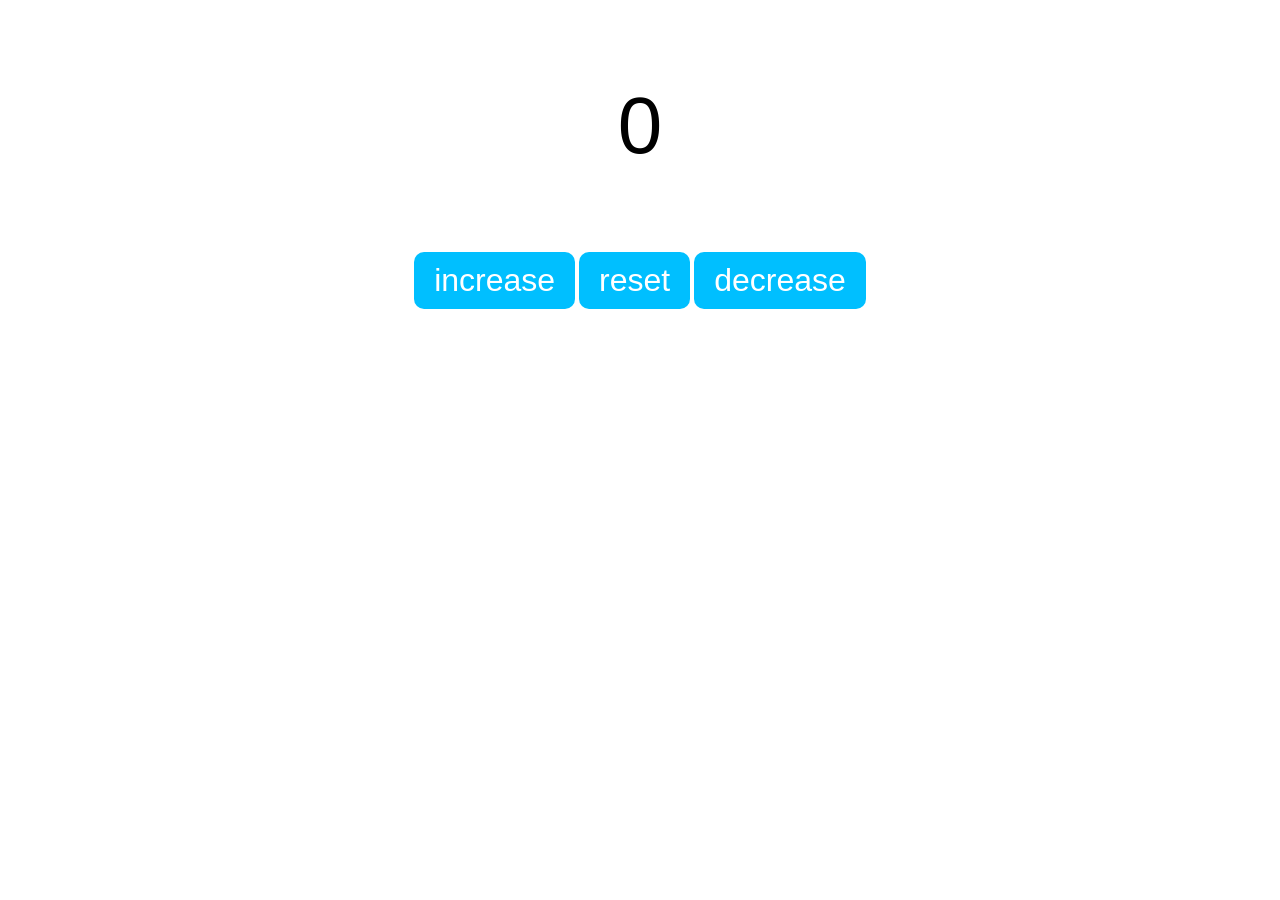
<file: counter/index.html>
<!DOCTYPE html>
<html lang="en">
<head>
  <meta charset="UTF-8">
  <meta name="viewport" content="width=device-width, initial-scale=1.0">
  <link rel="stylesheet" href="app.css">
  <title>Counter</title>
</head>
<body>
  <p id="counter">0</p>
  <div class="contaner">
    <button id="increase" class="button">increase</button>
  <button id="reset" class="button">reset</button>
  <button id="decrease" class="button">decrease</button>
  </div>
  
  <script src="script.js"></script>
</body>
</html>
</file>
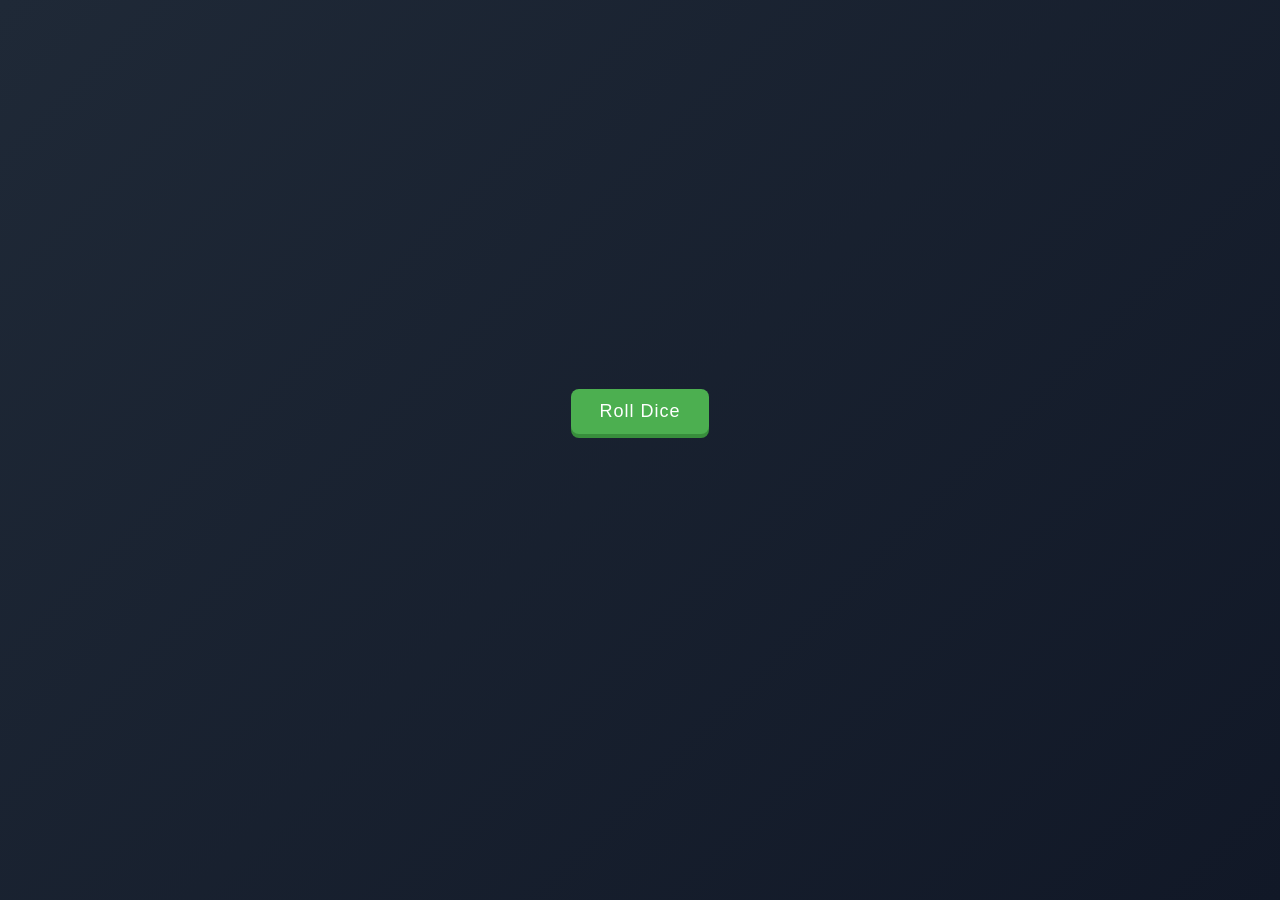
<file: dice game/index.html>
<!DOCTYPE html>
<html lang="en">

<head>
  <meta charset="UTF-8">
  <meta name="viewport" content="width=device-width, initial-scale=1.0">
  <link rel="stylesheet" href="app.css">
  <title>Dice Game</title>
</head>

<body>
  <button id="roll-btn">Roll Dice</button>
  <p id="result"></p>
  <script src="script.js"></script>
</body>

</html>
</file>
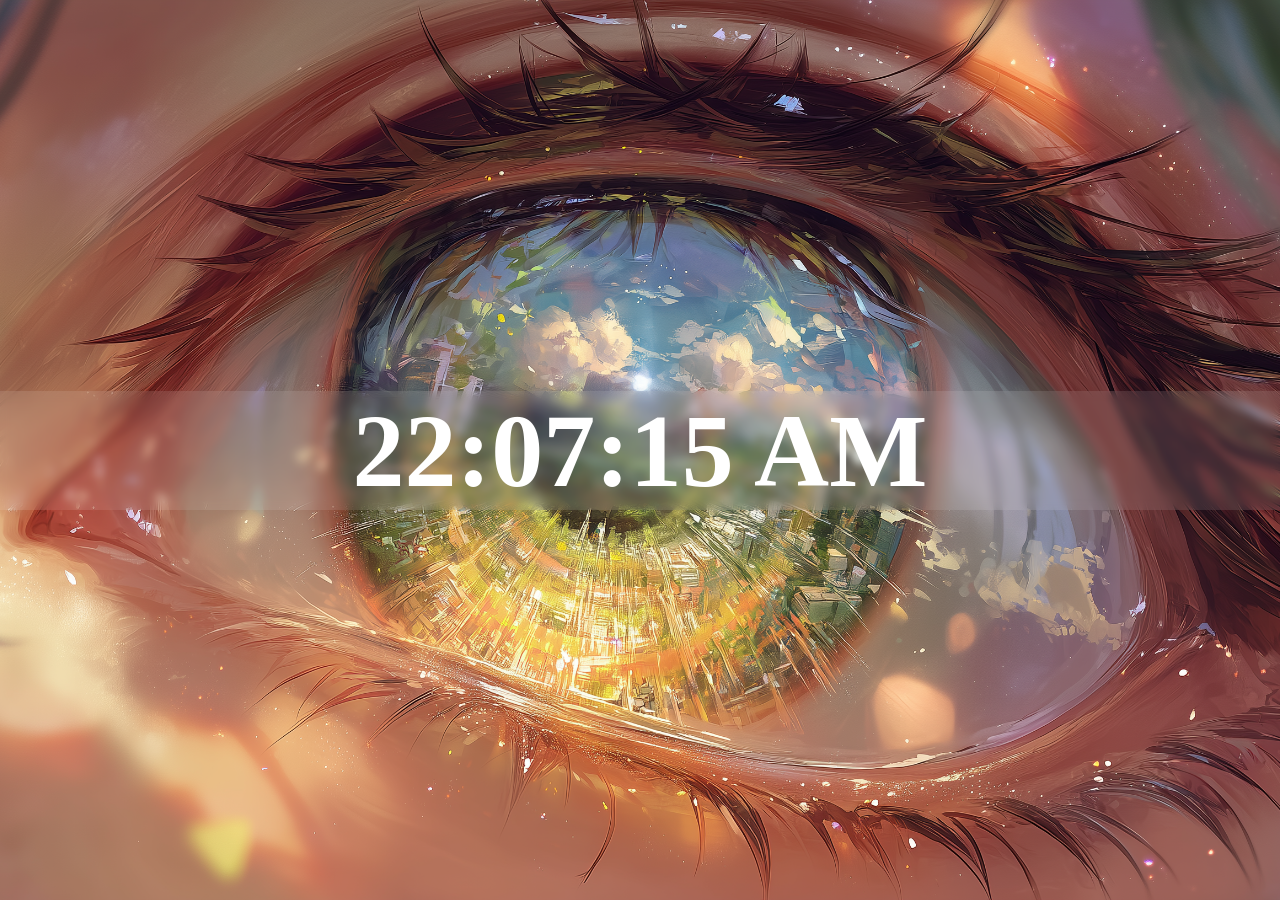
<file: Digital Clock/index.html>
<!DOCTYPE html>
<html lang="en">
<head>
  <meta charset="UTF-8">
  <meta name="viewport" content="width=device-width, initial-scale=1.0">
  <link rel="stylesheet" href="app.css">
  <title>Digital Clock</title>
</head>
<body>
  <div id="clock-container">
    <div id="clock">00:00:00</div>
  </div>
  <script src="script.js"></script>
</body>
</html>
</file>
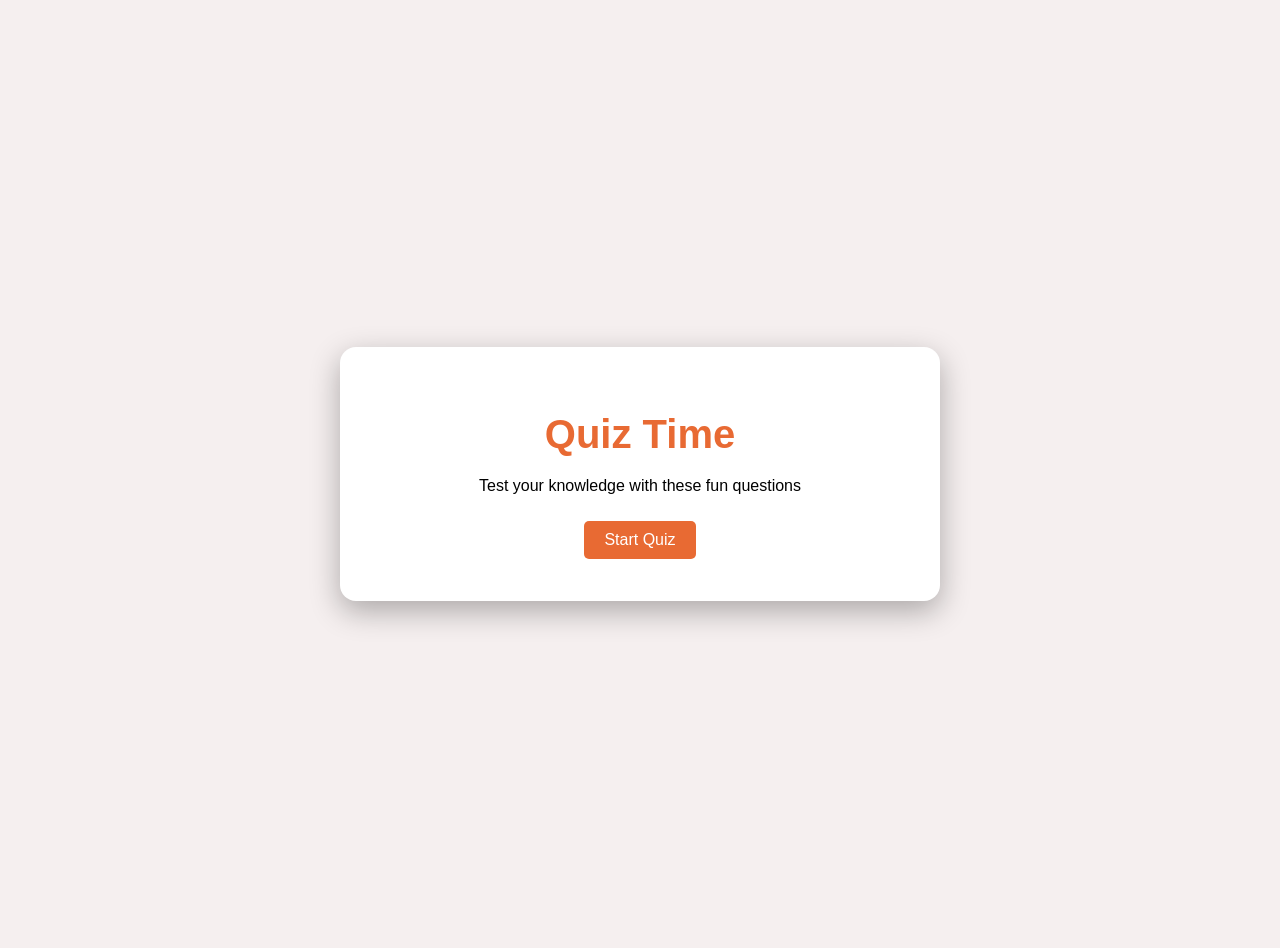
<file: quiz-game/index.html>
<!DOCTYPE html>
<html lang="en">

<head>
  <meta charset="UTF-8">
  <meta name="viewport" content="width=device-width, initial-scale=1.0">
  <link rel="stylesheet" href="style.css">
  <title>Quiz Game</title>
</head>

<body>
  <main class="container">
    <section class="screen active" id="start-screen">
      <h1>Quiz Time</h1>
      <p>Test your knowledge with these fun questions</p>
      <button id="start-btn">Start Quiz</button>
    </section>

    <section class="screen" id="quiz-screen">
      <header class="quiz-header">
        <h2 id="question-text">Question</h2>
        <div class="quiz-info">
          <p>Question <span id="current-question">1</span> of <span id="total-questions">5</span></p>
          <p>Score: <span id="score">0</span></p>
        </div>
      </header>

      <div id="answers-container" class="answers-container"></div>

      <div class="progress-bar">
        <div id="progress" class="progress"></div>
      </div>
    </section>

    <section class="screen" id="result-screen">
      <h1>Quiz Result</h1>
      <div class="result-info">
        <p>You scored <span id="final-score">0</span> out of <span id="max-score">5</span></p>
        <div id="result-message">Good job!</div>
      </div>
      <button id="restart-btn">Restart Quiz</button>
    </section>
  </main>

  <script src="script.js"></script>
</body>

</html>
</file>
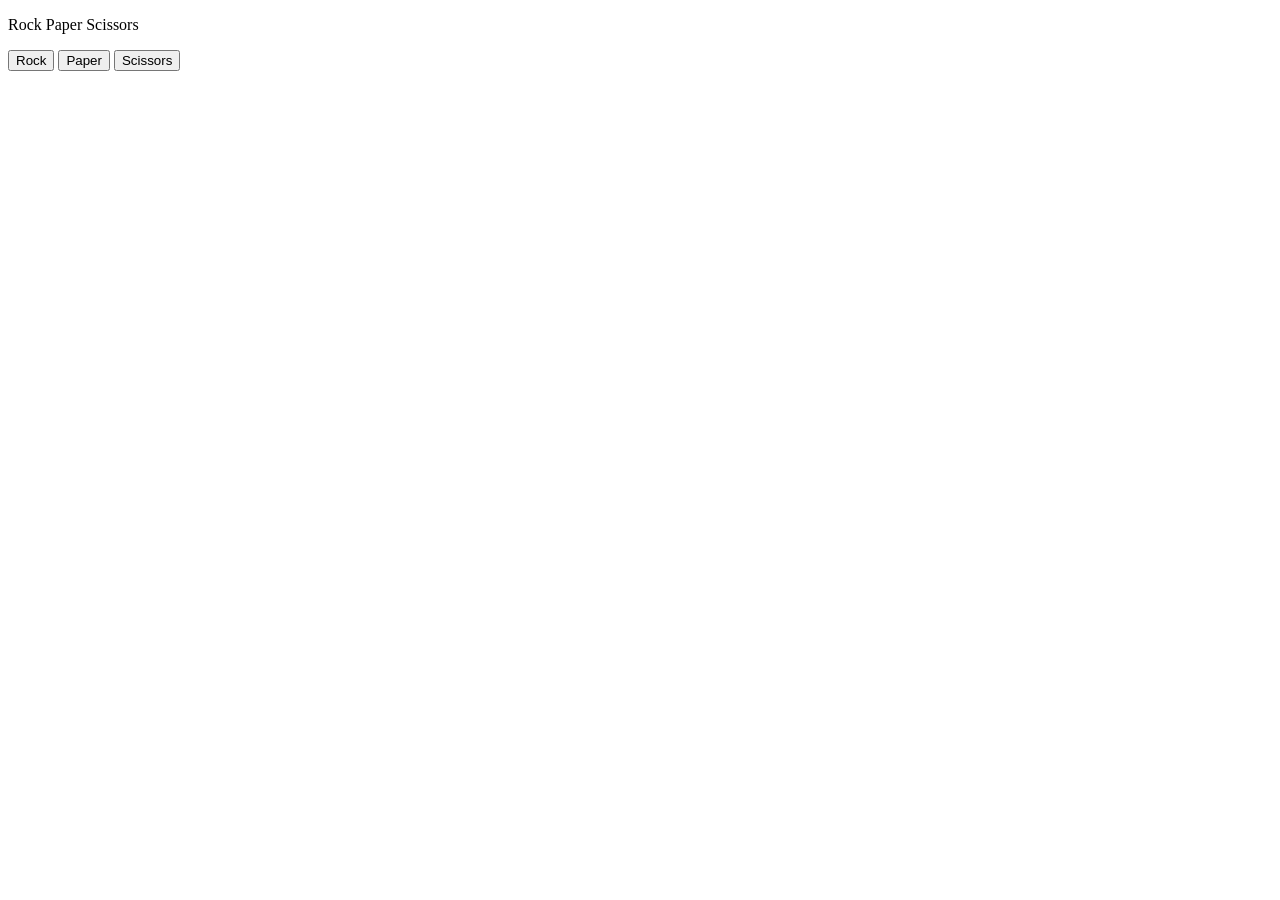
<file: rock-paper-scisseos/index.html>
<!DOCTYPE html>
<html lang="en">
<head>
  <meta charset="UTF-8">
  <meta name="viewport" content="width=device-width, initial-scale=1.0">
  <title>Rock Paper Scissors</title>
</head>
<body>
  <p>Rock Paper Scissors</p>
  <button>Rock</button>
  <button>Paper</button>
  <button>Scissors</button>
</body>
</html>
</file>
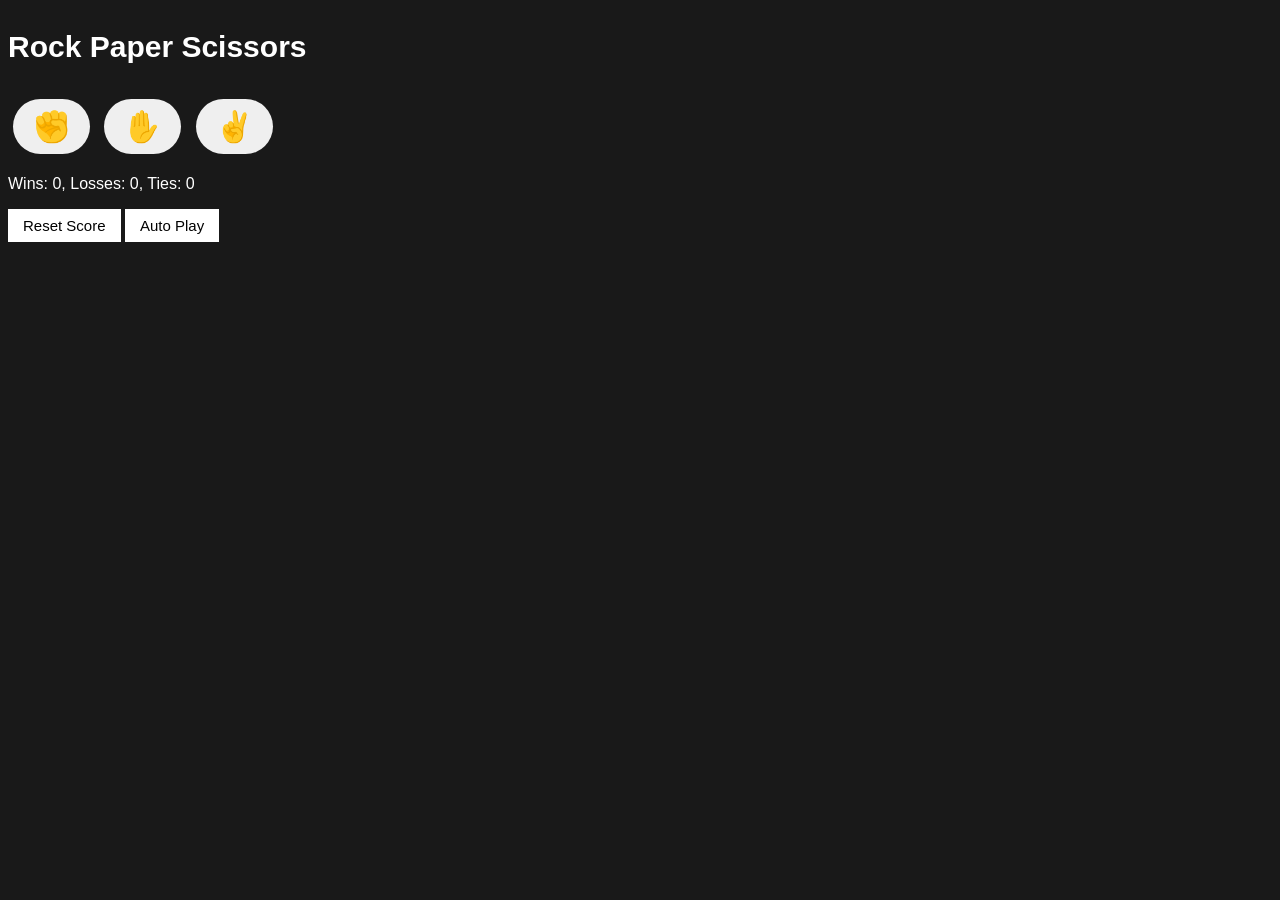
<file: Rock-Paper-Scissors/index.html>
<!DOCTYPE html>
<html lang="en">
  <head>
    <meta charset="UTF-8">
    <meta name="viewport" content="width=device-width, initial-scale=1.0">
    <link rel="stylesheet" href="app.css">
    <title>Rock Paper Scissors</title>
  </head>
  <body>

    <p class="title">Rock Paper Scissors</p>

    <button class="move-button js-rock-button" >✊</button>
    <button class="move-button js-paper-button" ">✋</button>
    <button class="move-button js-scissors-button" >✌️</button>

    <p class="result"></p>
    <p class="moves"></p>
    <p class="score"></p>

    <button onclick="
      score.wins = 0;
      score.losses = 0;
      score.ties = 0;
      localStorage.removeItem('score');
      scoreupdate();
    " class="reset-score-button">Reset Score</button>
    <button class="auto-play-button" onclick="autoPlay()">Auto Play</button>


  <script src="script.js"></script>
  </body>
</html>
</file>
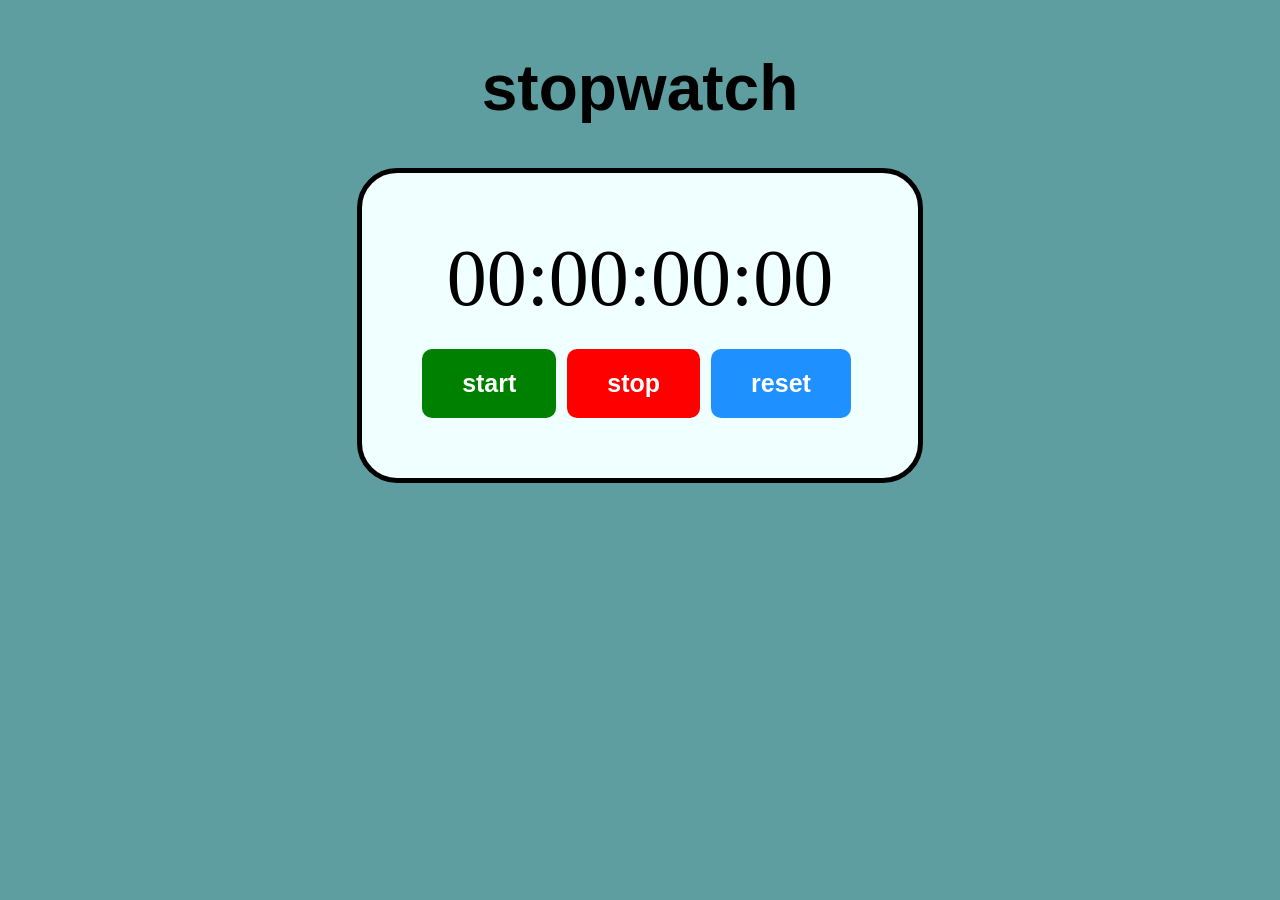
<file: stopwatch/index.html>
<!DOCTYPE html>
<html lang="en">
<head>
  <meta charset="UTF-8">
  <meta name="viewport" content="width=device-width, initial-scale=1.0">
  <link rel="stylesheet" href="app.css">
  <title>stopwatch</title>
</head>
<body>
  <h1 id="h1">stopwatch</h1>
  <div id="container">
    <div id="display">
      00:00:00:00
    </div>
    <div id="controls">
      <button id="start" onclick="start()">start</button>
      <button id="stop" onclick="stop()">stop</button>
      <button id="reset" onclick="reset()">reset</button>
    </div>
  </div>
  <script src="script.js"></script>
</body>
</html>
</file>
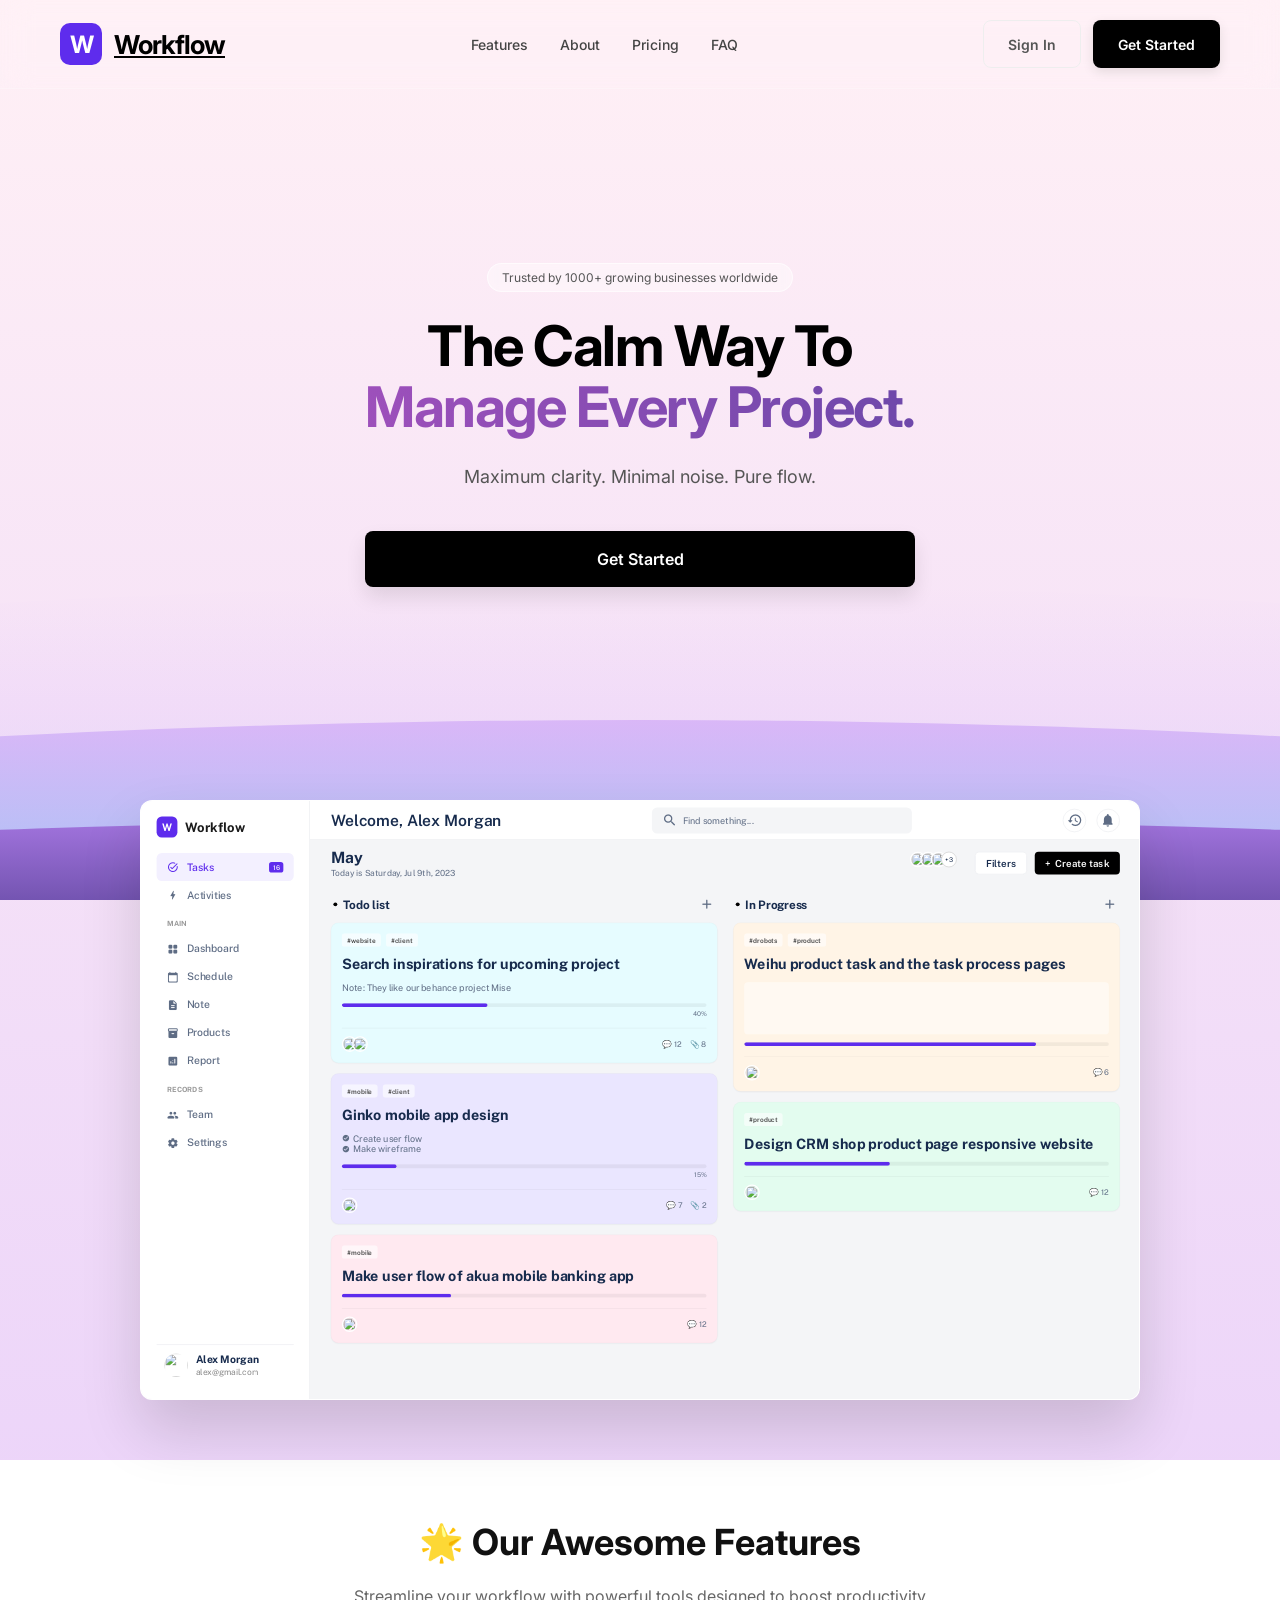
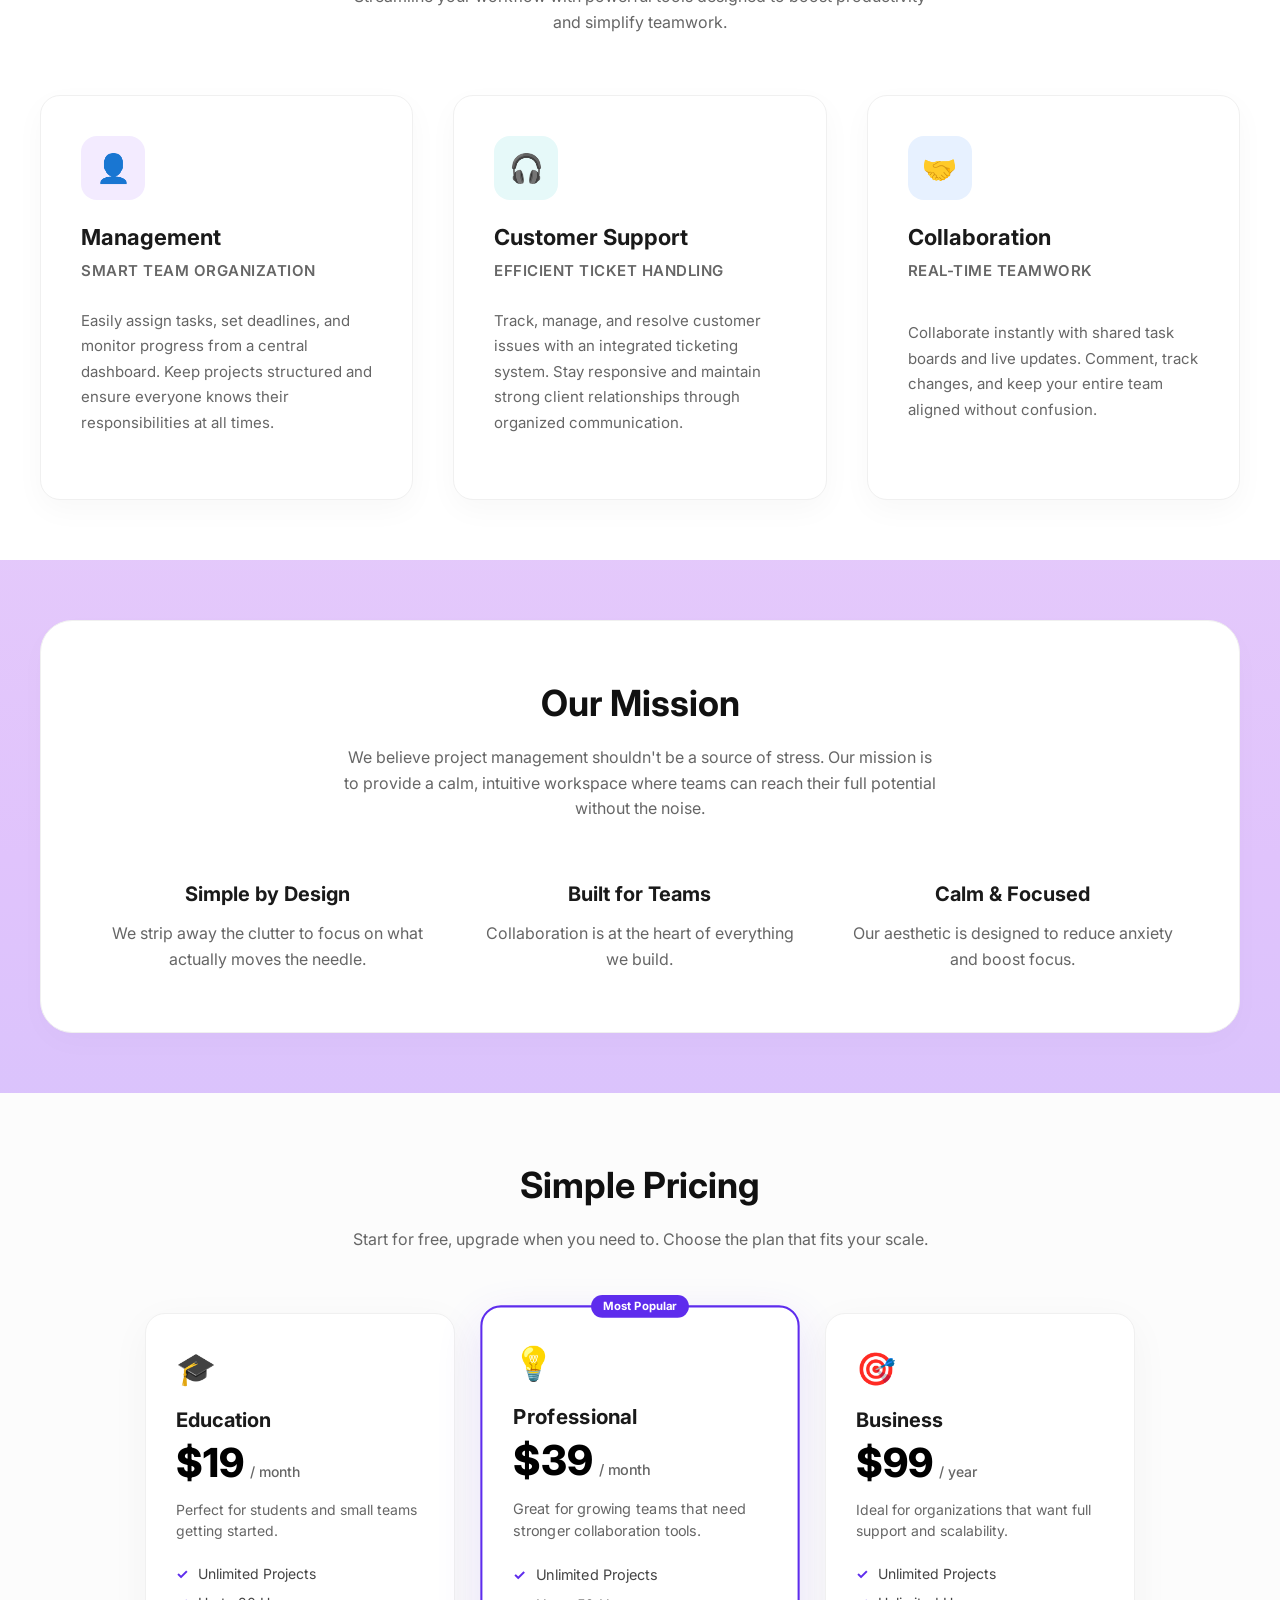
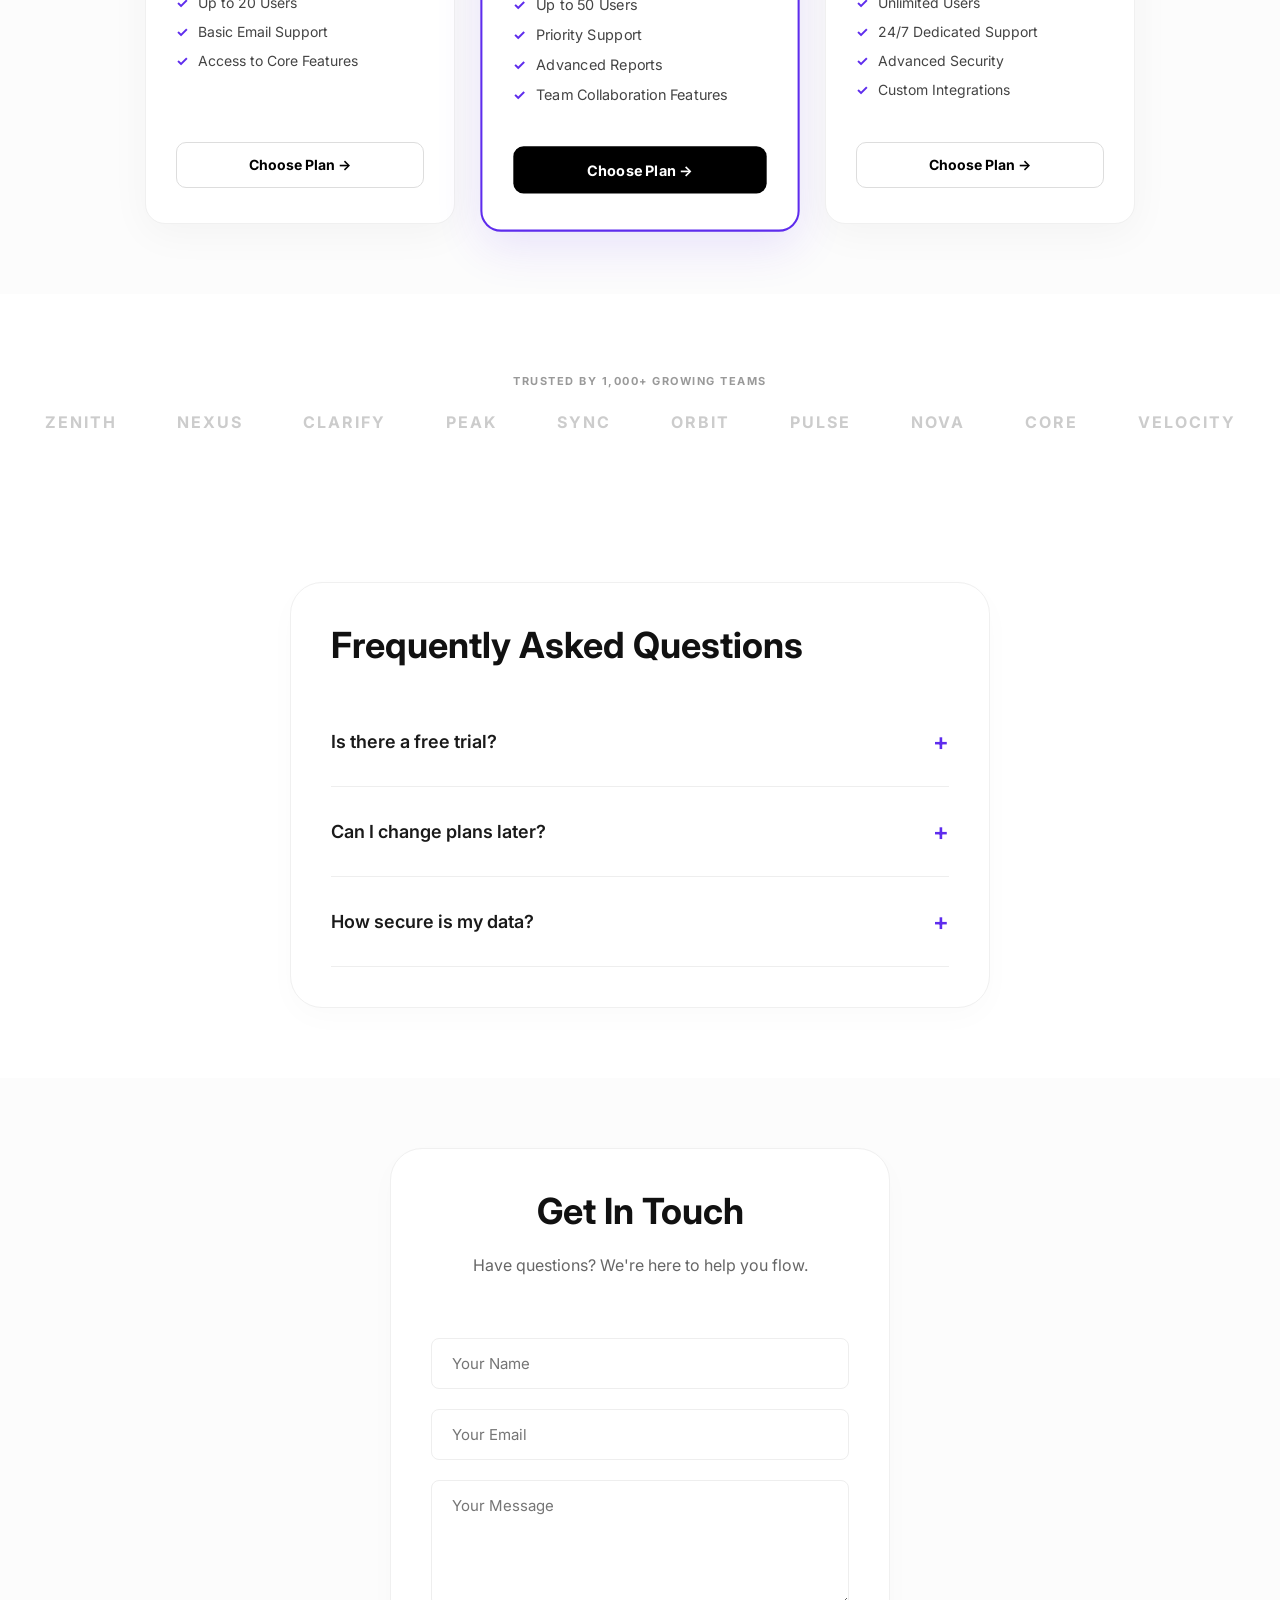
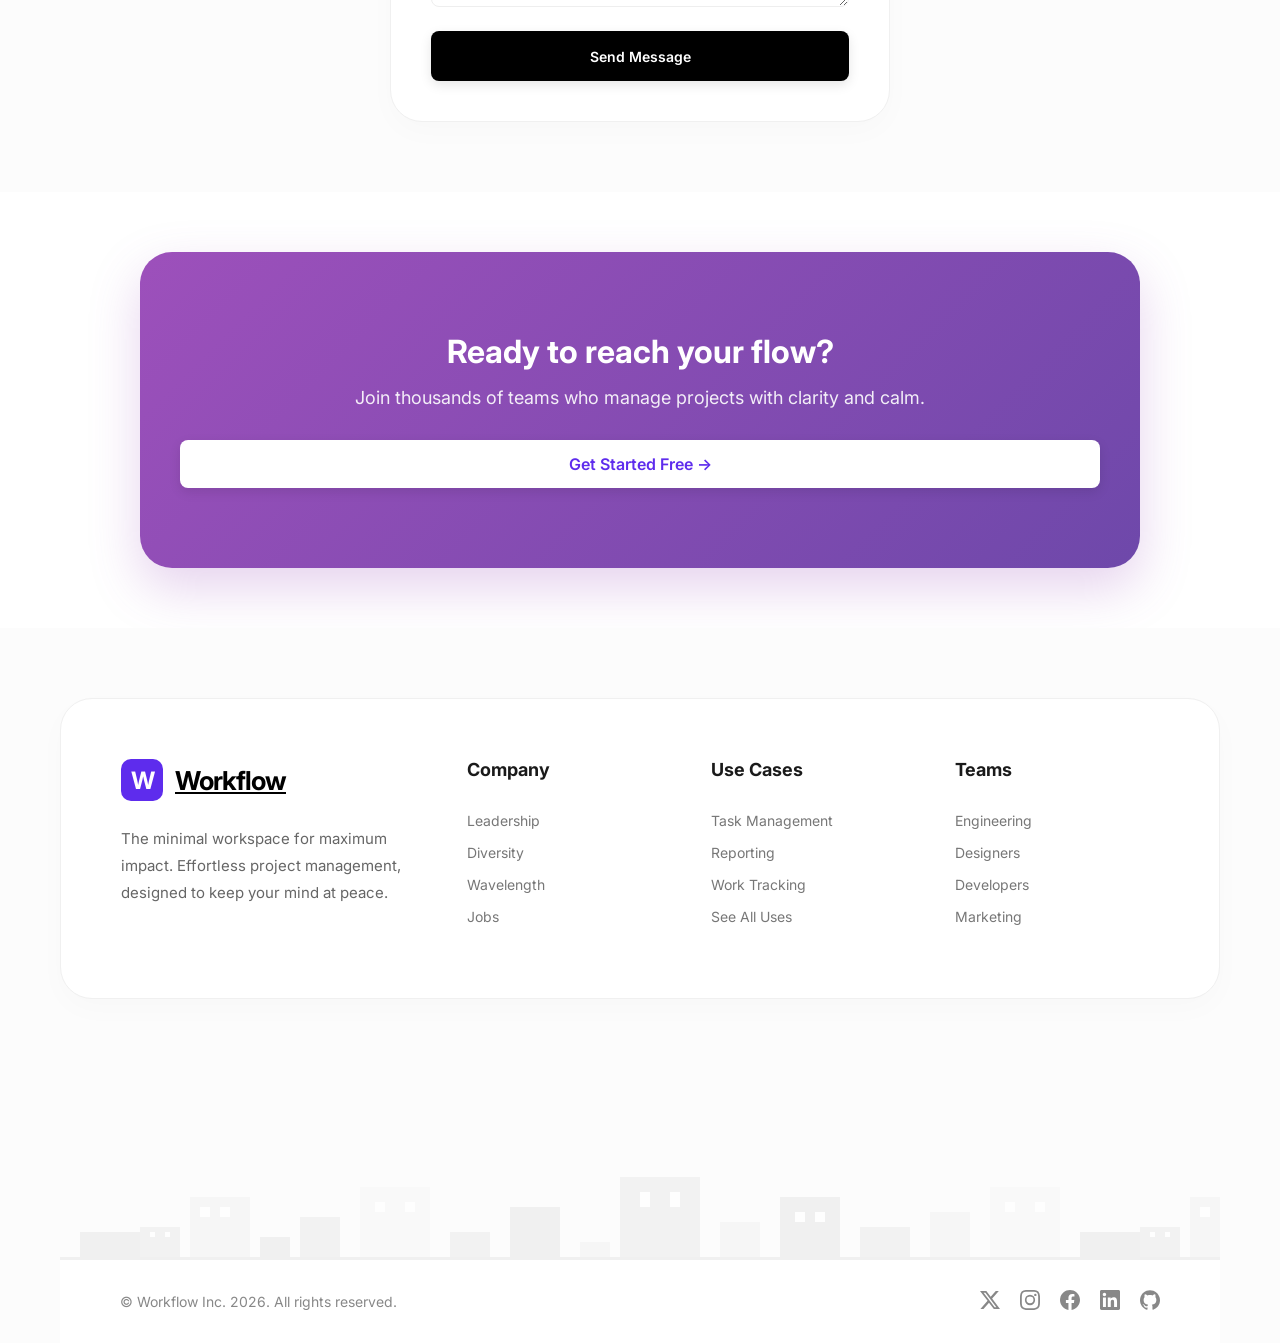
<file: TaskFlow/index.html>
<!doctype html>
<html lang="en">
  <head>
    <meta charset="UTF-8" />
    <meta name="viewport" content="width=device-width, initial-scale=1.0" />
    <title>Workflow</title>
    <link
      href="https://fonts.googleapis.com/css2?family=Inter:wght@300;400;500;600;700;800&display=swap"
      rel="stylesheet"
    />
    <link rel="stylesheet" href="style.css?v=3" />
  </head>
  <body>
    <!-- Navbar -->
    <nav class="navbar">
      <a href="#" class="logo">
        <div class="logo-box">W</div>
        <span class="logo-text">Workflow</span>
      </a>

      <!-- Hamburger Menu for Mobile -->
      <div class="mobile-toggle" id="mobile-toggle">
        <span></span>
        <span></span>
        <span></span>
      </div>

      <ul class="nav-links" id="nav-links">
        <li><a href="#features">Features</a></li>
        <li><a href="#about">About</a></li>
        <li><a href="#pricing">Pricing</a></li>
        <li><a href="#faq">FAQ</a></li>
      </ul>
      <div class="nav-buttons">
        <a href="#" class="btn-signin">Sign In</a>
        <a href="#" class="btn-getstarted">Get Started</a>
      </div>
    </nav>

    <!-- Hero Section -->
    <header class="hero">
      <div class="hero-content">
        <div class="trust-badge">
          Trusted by 1000+ growing businesses worldwide
        </div>

        <h1>
          The Calm Way To<br />
          <span>Manage Every Project.</span>
        </h1>

        <p>Maximum clarity. Minimal noise. Pure flow.</p>
        <a href="#" class="btn-getstarted btn-hero">Get Started</a>
      </div>

      <!-- Mountains -->
      <div class="mountains">
        <div class="layer layer-1"></div>
        <div class="layer layer-2"></div>
        <div class="layer layer-3"></div>
      </div>
    </header>

    <!-- Dashboard Preview  -->
    <section class="preview-section">
      <div class="preview-container">
        <iframe src="dashboard.html" class="preview-iframe"></iframe>
      </div>
    </section>

    <!-- Features Section  -->
    <section class="features" id="features">
      <h2 class="section-title">🌟 Our Awesome Features</h2>
      <p class="section-subtitle">
        Streamline your workflow with powerful tools designed to boost
        productivity and simplify teamwork.
      </p>

      <div class="feature-cards reveal">
        <!-- Management -->
        <div class="f-card">
          <div class="f-icon-box f-purple">👤</div>
          <h3>Management</h3>
          <p class="f-sub">Smart Team Organization</p>
          <p>
            Easily assign tasks, set deadlines, and monitor progress from a
            central dashboard. Keep projects structured and ensure everyone
            knows their responsibilities at all times.
          </p>
        </div>

        <!-- Customer Support -->
        <div class="f-card">
          <div class="f-icon-box f-teal">🎧</div>
          <h3>Customer Support</h3>
          <p class="f-sub">Efficient Ticket Handling</p>
          <p>
            Track, manage, and resolve customer issues with an integrated
            ticketing system. Stay responsive and maintain strong client
            relationships through organized communication.
          </p>
        </div>

        <!-- Collaboration -->
        <div class="f-card">
          <div class="f-icon-box f-blue">🤝</div>
          <h3>Collaboration</h3>
          <p class="f-sub">Real-Time Teamwork</p>
          <p>
            Collaborate instantly with shared task boards and live updates.
            Comment, track changes, and keep your entire team aligned without
            confusion.
          </p>
        </div>
      </div>
    </section>

    <!-- About Section -->
    <section class="about" id="about">
      <div class="about-content reveal">
        <h2 class="section-title">Our Mission</h2>
        <p class="section-subtitle">
          We believe project management shouldn't be a source of stress. Our
          mission is to provide a calm, intuitive workspace where teams can
          reach their full potential without the noise.
        </p>
        <div class="about-grid">
          <div class="about-item">
            <h4>Simple by Design</h4>
            <p>
              We strip away the clutter to focus on what actually moves the
              needle.
            </p>
          </div>
          <div class="about-item">
            <h4>Built for Teams</h4>
            <p>Collaboration is at the heart of everything we build.</p>
          </div>
          <div class="about-item">
            <h4>Calm & Focused</h4>
            <p>Our aesthetic is designed to reduce anxiety and boost focus.</p>
          </div>
        </div>
      </div>
    </section>

    <!-- Pricing Section -->
    <section class="pricing" id="pricing">
      <h2 class="section-title">Simple Pricing</h2>
      <p class="section-subtitle">
        Start for free, upgrade when you need to. Choose the plan that fits your
        scale.
      </p>

      <div class="price-cards reveal">
        <!-- Education -->
        <div class="p-card">
          <div class="p-icon">🎓</div>
          <h3 class="p-title">Education</h3>
          <div class="p-price">$19 <span>/ month</span></div>
          <p class="p-desc">
            Perfect for students and small teams getting started.
          </p>
          <ul class="p-features">
            <li>Unlimited Projects</li>
            <li>Up to 20 Users</li>
            <li>Basic Email Support</li>
            <li>Access to Core Features</li>
          </ul>
          <a href="#" class="btn-p btn-p-white">Choose Plan →</a>
        </div>

        <!-- Professional -->
        <div class="p-card recommended">
          <div class="p-badge">Most Popular</div>
          <div class="p-icon">💡</div>
          <h3 class="p-title">Professional</h3>
          <div class="p-price">$39 <span>/ month</span></div>
          <p class="p-desc">
            Great for growing teams that need stronger collaboration tools.
          </p>
          <ul class="p-features">
            <li>Unlimited Projects</li>
            <li>Up to 50 Users</li>
            <li>Priority Support</li>
            <li>Advanced Reports</li>
            <li>Team Collaboration Features</li>
          </ul>
          <a href="#" class="btn-p btn-p-black">Choose Plan →</a>
        </div>

        <!-- Business -->
        <div class="p-card">
          <div class="p-icon">🎯</div>
          <h3 class="p-title">Business</h3>
          <div class="p-price">$99 <span>/ year</span></div>
          <p class="p-desc">
            Ideal for organizations that want full support and scalability.
          </p>
          <ul class="p-features">
            <li>Unlimited Projects</li>
            <li>Unlimited Users</li>
            <li>24/7 Dedicated Support</li>
            <li>Advanced Security</li>
            <li>Custom Integrations</li>
          </ul>
          <a href="#" class="btn-p btn-p-white">Choose Plan →</a>
        </div>
      </div>
    </section>

    <!-- Social Proof Section -->
    <section class="social-proof-bottom">
      <div class="proof-container">
        <p class="proof-text">Trusted by 1,000+ growing teams</p>
        <div class="logo-bar">
          <div class="logo-item">Zenith</div>
          <div class="logo-item">Nexus</div>
          <div class="logo-item">Clarify</div>
          <div class="logo-item">Peak</div>
          <div class="logo-item">Sync</div>
          <div class="logo-item">Orbit</div>
          <div class="logo-item">Pulse</div>
          <div class="logo-item">Nova</div>
          <div class="logo-item">Core</div>
          <div class="logo-item">Velocity</div>
        </div>
      </div>
    </section>

    <!-- FAQ Section -->
    <section class="faq" id="faq">
      <div class="faq-container reveal">
        <h2 class="section-title">Frequently Asked Questions</h2>
        <div class="faq-list">
          <div class="faq-item">
            <div class="faq-question">
              Is there a free trial?
              <span class="faq-toggle">+</span>
            </div>
            <div class="faq-answer">
              Yes! You can start with our Education plan which is completely
              free for your first 14 days to test all features.
            </div>
          </div>
          <div class="faq-item">
            <div class="faq-question">
              Can I change plans later?
              <span class="faq-toggle">+</span>
            </div>
            <div class="faq-answer">
              Absolutely. You can upgrade or downgrade your plan at any time
              from your dashboard settings.
            </div>
          </div>
          <div class="faq-item">
            <div class="faq-question">
              How secure is my data?
              <span class="faq-toggle">+</span>
            </div>
            <div class="faq-answer">
              Safety is our priority. Workflow uses enterprise-grade encryption
              and daily backups to ensure your information is always protected.
            </div>
          </div>
        </div>
      </div>
    </section>

    <!-- Contact Section -->
    <section class="contact" id="contact">
      <div class="contact-container reveal">
        <h2 class="section-title">Get In Touch</h2>
        <p class="section-subtitle">
          Have questions? We're here to help you flow.
        </p>
        <form class="contact-form">
          <div class="form-group">
            <input type="text" placeholder="Your Name" required />
          </div>
          <div class="form-group">
            <input type="email" placeholder="Your Email" required />
          </div>
          <div class="form-group">
            <textarea placeholder="Your Message" rows="5" required></textarea>
          </div>
          <button
            type="submit"
            class="btn-getstarted"
            style="width: 100%; height: 50px"
          >
            Send Message
          </button>
        </form>
      </div>
    </section>

    <!-- CTA Section -->
    <section class="cta-section reveal">
      <div class="cta-box">
        <h2>Ready to reach your flow?</h2>
        <p>
          Join thousands of teams who manage projects with clarity and calm.
        </p>
        <a
          href="#"
          class="btn-getstarted"
          style="padding: 0 40px; font-size: 16px"
          >Get Started Free →</a
        >
      </div>
    </section>

    <!-- Footer Section -->
    <footer class="footer">
      <div class="footer-top">
        <div class="footer-links-box">
          <div class="footer-col brand-col">
            <div class="logo">
              <div class="logo-box">W</div>
              <span class="logo-text">Workflow</span>
            </div>
            <p>
              The minimal workspace for maximum impact. Effortless project
              management, designed to keep your mind at peace.
            </p>
          </div>
          <div class="footer-col">
            <h4>Company</h4>
            <ul>
              <li><a href="#">Leadership</a></li>
              <li><a href="#">Diversity</a></li>
              <li><a href="#">Wavelength</a></li>
              <li><a href="#">Jobs</a></li>
            </ul>
          </div>
          <div class="footer-col">
            <h4>Use Cases</h4>
            <ul>
              <li><a href="#">Task Management</a></li>
              <li><a href="#">Reporting</a></li>
              <li><a href="#">Work Tracking</a></li>
              <li><a href="#">See All Uses</a></li>
            </ul>
          </div>
          <div class="footer-col">
            <h4>Teams</h4>
            <ul>
              <li><a href="#">Engineering</a></li>
              <li><a href="#">Designers</a></li>
              <li><a href="#">Developers</a></li>
              <li><a href="#">Marketing</a></li>
            </ul>
          </div>
        </div>
      </div>

      <!-- Cityscape -->
      <div class="footer-cityscape"></div>

      <div class="footer-bottom">
        <div class="copyright">© Workflow Inc. 2026. All rights reserved.</div>
        <div class="social-links">
          <a href="#" aria-label="X">
            <svg viewBox="0 0 24 24" fill="currentColor">
              <path
                d="M18.901 1.153h3.68l-8.04 9.19L24 22.846h-7.406l-5.8-7.584-6.638 7.584H.474l8.6-9.83L0 1.154h7.594l5.243 6.932ZM17.61 20.644h2.039L6.486 3.24H4.298Z"
              />
            </svg>
          </a>
          <a href="#" aria-label="Instagram">
            <svg viewBox="0 0 24 24" fill="currentColor">
              <path
                d="M12 2.163c3.204 0 3.584.012 4.85.07 3.252.148 4.771 1.691 4.919 4.919.058 1.266.069 1.645.069 4.849 0 3.205-.012 3.584-.069 4.849-.149 3.225-1.664 4.771-4.919 4.919-1.266.058-1.644.07-4.85.07-3.204 0-3.584-.012-4.849-.07-3.26-.149-4.771-1.699-4.919-4.92-.058-1.265-.07-1.644-.07-4.848 0-3.204.012-3.584.07-4.85.149-3.225 1.664-4.771 4.919-4.919 1.266-.057 1.645-.069 4.849-.069zM12 0C8.741 0 8.333.014 7.053.072 2.695.272.273 2.69.073 7.052.014 8.333 0 8.741 0 12c0 3.259.014 3.668.072 4.948.2 4.358 2.618 6.78 6.98 6.981 1.281.058 1.689.072 4.948.072 3.259 0 3.668-.014 4.948-.072 4.354-.2 6.782-2.618 6.981-6.98.058-1.28.072-1.689.072-4.948 0-3.259-.014-3.668-.072-4.948-.2-4.353-2.62-6.782-6.98-6.981C15.668.014 15.259 0 12 0zm0 5.838a6.162 6.162 0 100 12.324 6.162 6.162 0 000-12.324zM12 16a4.162 4.162 0 110-8.324 4.162 4.162 0 010 8.324zM18.406 4.413a1.44 1.44 0 100 2.88 1.44 1.44 0 000-2.88z"
              />
            </svg>
          </a>
          <a href="#" aria-label="Facebook">
            <svg viewBox="0 0 24 24" fill="currentColor">
              <path
                d="M24 12.073c0-6.627-5.373-12-12-12s-12 5.373-12 12c0 5.99 4.388 10.954 10.125 11.854v-8.385H7.078v-3.47h3.047V9.43c0-3.007 1.792-4.669 4.533-4.669 1.312 0 2.686.235 2.686.235v2.953H15.83c-1.491 0-1.956.925-1.956 1.874v2.25h3.328l-.532 3.47h-2.796v8.385C19.612 23.027 24 18.062 24 12.073z"
              />
            </svg>
          </a>
          <a href="#" aria-label="LinkedIn">
            <svg viewBox="0 0 24 24" fill="currentColor">
              <path
                d="M20.447 20.452h-3.554v-5.569c0-1.328-.027-3.037-1.852-3.037-1.853 0-2.136 1.445-2.136 2.939v5.667H9.351V9h3.414v1.561h.046c.477-.9 1.637-1.85 3.37-1.85 3.601 0 4.267 2.37 4.267 5.455v6.286zM5.337 7.433c-1.144 0-2.063-.926-2.063-2.065 0-1.138.92-2.063 2.063-2.063 1.14 0 2.064.925 2.064 2.063 0 1.139-.925 2.065-2.064 2.065zm1.782 13.019H3.555V9h3.564v11.452zM22.225 0H1.771C.792 0 0 .774 0 1.729v20.542C0 23.227.792 24 1.771 24h20.451C23.2 24 24 23.227 24 22.271V1.729C24 .774 23.2 0 22.222 0h.003z"
              />
            </svg>
          </a>
          <a href="#" aria-label="GitHub">
            <svg viewBox="0 0 24 24" fill="currentColor">
              <path
                d="M12 .297c-6.63 0-12 5.373-12 12 0 5.303 3.438 9.8 8.205 11.385.6.113.82-.258.82-.577 0-.285-.01-1.04-.015-2.04-3.338.724-4.042-1.61-4.042-1.61C4.422 18.07 3.633 17.7 3.633 17.7c-1.087-.744.084-.729.084-.729 1.205.084 1.838 1.236 1.838 1.236 1.07 1.835 2.809 1.305 3.495.998.108-.776.417-1.305.76-1.605-2.665-.3-5.466-1.332-5.466-5.93 0-1.31.465-2.38 1.235-3.22-.135-.303-.54-1.523.105-3.176 0 0 1.005-.322 3.3 1.23.96-.267 1.98-.399 3-.405 1.02.006 2.04.138 3 .405 2.28-1.552 3.285-1.23 3.285-1.23.645 1.653.24 2.873.12 3.176.765.84 1.23 1.91 1.23 3.22 0 4.61-2.805 5.625-5.475 5.92.43.372.82 1.102.82 2.222 0 1.606-.015 2.896-.015 3.286 0 .315.21.69.825.57C20.565 22.092 24 17.592 24 12.297c0-6.627-5.373-12-12-12"
              />
            </svg>
          </a>
        </div>
      </div>
    </footer>

    <script src="script.js"></script>
  </body>
</html>
</file>
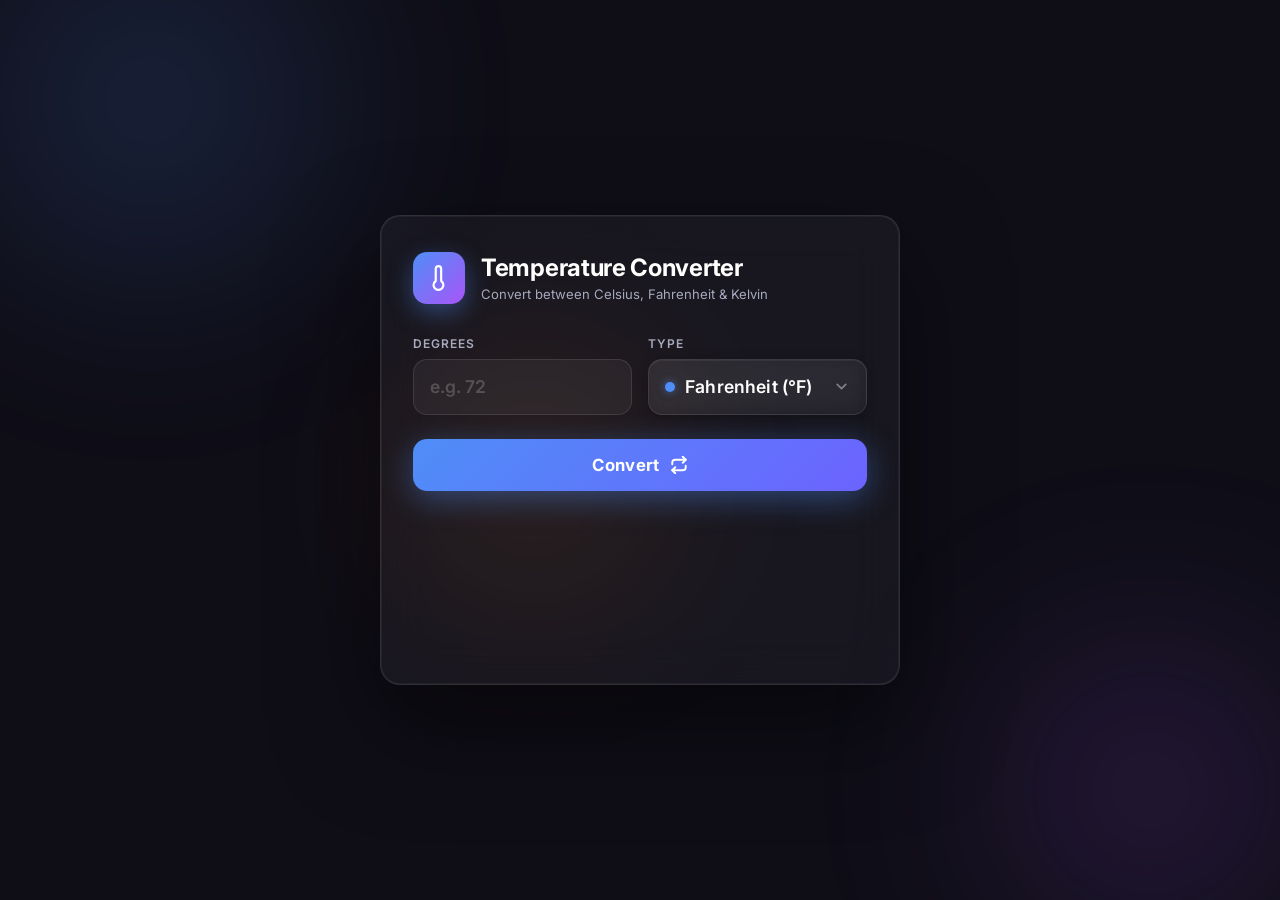
<file: Temperature converter website/index.html>
<!doctype html>
<html lang="en">
  <head>
    <meta charset="UTF-8" />
    <meta name="viewport" content="width=device-width, initial-scale=1.0" />
    <title>Temperature Converter</title>
    <meta
      name="description"
      content="A modern temperature converter supporting Celsius, Fahrenheit, and Kelvin."
    />
    <link rel="preconnect" href="https://fonts.googleapis.com" />
    <link
      href="https://fonts.googleapis.com/css2?family=Inter:wght@300;400;500;600;700&display=swap"
      rel="stylesheet"
    />
    <link rel="stylesheet" href="style.css" />
  </head>
  <body>
    <!-- Animated background blobs -->
    <div class="bg-blob blob-1"></div>
    <div class="bg-blob blob-2"></div>
    <div class="bg-blob blob-3"></div>

    <main class="container">
      <!-- Card -->
      <div class="card">
        <!-- Header -->
        <div class="card-header">
          <div class="icon-wrap">
            <!-- Thermometer SVG -->
            <svg
              xmlns="http://www.w3.org/2000/svg"
              viewBox="0 0 24 24"
              fill="none"
              stroke="currentColor"
              stroke-width="2"
              stroke-linecap="round"
              stroke-linejoin="round"
            >
              <path
                d="M14 14.76V3.5a2.5 2.5 0 0 0-5 0v11.26a4.5 4.5 0 1 0 5 0z"
              />
            </svg>
          </div>
          <div>
            <h1 class="card-title">Temperature Converter</h1>
            <p class="card-subtitle">
              Convert between Celsius, Fahrenheit &amp; Kelvin
            </p>
          </div>
        </div>

        <!-- Input row -->
        <div class="input-row">
          <!-- Degrees input -->
          <div class="field">
            <label for="degrees-input" class="label">Degrees</label>
            <input
              type="number"
              id="degrees-input"
              class="input"
              placeholder="e.g. 72"
              autocomplete="off"
            />
            <span class="error-msg" id="input-error"
              >Please enter a valid number.</span
            >
          </div>

          <!-- Unit dropdown (custom, fully styleable) -->
          <div class="field">
            <span class="label">Type</span>
            <div
              class="custom-select"
              id="custom-select"
              role="listbox"
              aria-label="Temperature unit"
              tabindex="0"
            >
              <!-- Trigger button -->
              <div class="cs-trigger" id="cs-trigger">
                <span class="cs-dot" id="cs-dot"></span>
                <span class="cs-value" id="cs-value">Fahrenheit (°F)</span>
                <svg
                  class="cs-chevron"
                  xmlns="http://www.w3.org/2000/svg"
                  viewBox="0 0 24 24"
                  fill="none"
                  stroke="currentColor"
                  stroke-width="2.5"
                  stroke-linecap="round"
                  stroke-linejoin="round"
                >
                  <polyline points="6 9 12 15 18 9" />
                </svg>
              </div>
              <!-- Options list -->
              <ul class="cs-options" id="cs-options" role="listbox">
                <li class="cs-option" data-value="celsius" role="option">
                  <span class="cs-opt-dot opt-celsius"></span>
                  <span>Celsius</span>
                  <span class="cs-opt-unit">°C</span>
                </li>
                <li
                  class="cs-option cs-option--active"
                  data-value="fahrenheit"
                  role="option"
                >
                  <span class="cs-opt-dot opt-fahrenheit"></span>
                  <span>Fahrenheit</span>
                  <span class="cs-opt-unit">°F</span>
                </li>
                <li class="cs-option" data-value="kelvin" role="option">
                  <span class="cs-opt-dot opt-kelvin"></span>
                  <span>Kelvin</span>
                  <span class="cs-opt-unit">K</span>
                </li>
              </ul>
            </div>
          </div>
        </div>
        <!-- /input-row -->

        <!-- Convert button -->
        <button id="convert-btn" class="btn-convert">
          <span class="btn-text">Convert</span>
          <svg
            class="btn-icon"
            xmlns="http://www.w3.org/2000/svg"
            viewBox="0 0 24 24"
            fill="none"
            stroke="currentColor"
            stroke-width="2.5"
            stroke-linecap="round"
            stroke-linejoin="round"
          >
            <polyline points="17 1 21 5 17 9" />
            <path d="M3 11V9a4 4 0 0 1 4-4h14" />
            <polyline points="7 23 3 19 7 15" />
            <path d="M21 13v2a4 4 0 0 1-4 4H3" />
          </svg>
        </button>

        <!-- Results area — hidden until first conversion -->
        <div class="results" id="results" aria-live="polite">
          <p class="results-label">Results</p>

          <div class="results-grid">
            <div class="result-card" id="result-celsius">
              <div class="result-unit-tag celsius-tag">°C</div>
              <div class="result-value" id="val-celsius">—</div>
              <div class="result-unit-name">Celsius</div>
            </div>

            <div class="result-card" id="result-fahrenheit">
              <div class="result-unit-tag fahrenheit-tag">°F</div>
              <div class="result-value" id="val-fahrenheit">—</div>
              <div class="result-unit-name">Fahrenheit</div>
            </div>

            <div class="result-card" id="result-kelvin">
              <div class="result-unit-tag kelvin-tag">K</div>
              <div class="result-value" id="val-kelvin">—</div>
              <div class="result-unit-name">Kelvin</div>
            </div>
          </div>
        </div>
      </div>
      <!-- /card -->
    </main>

    <script src="script.js"></script>
  </body>
</html>
</file>
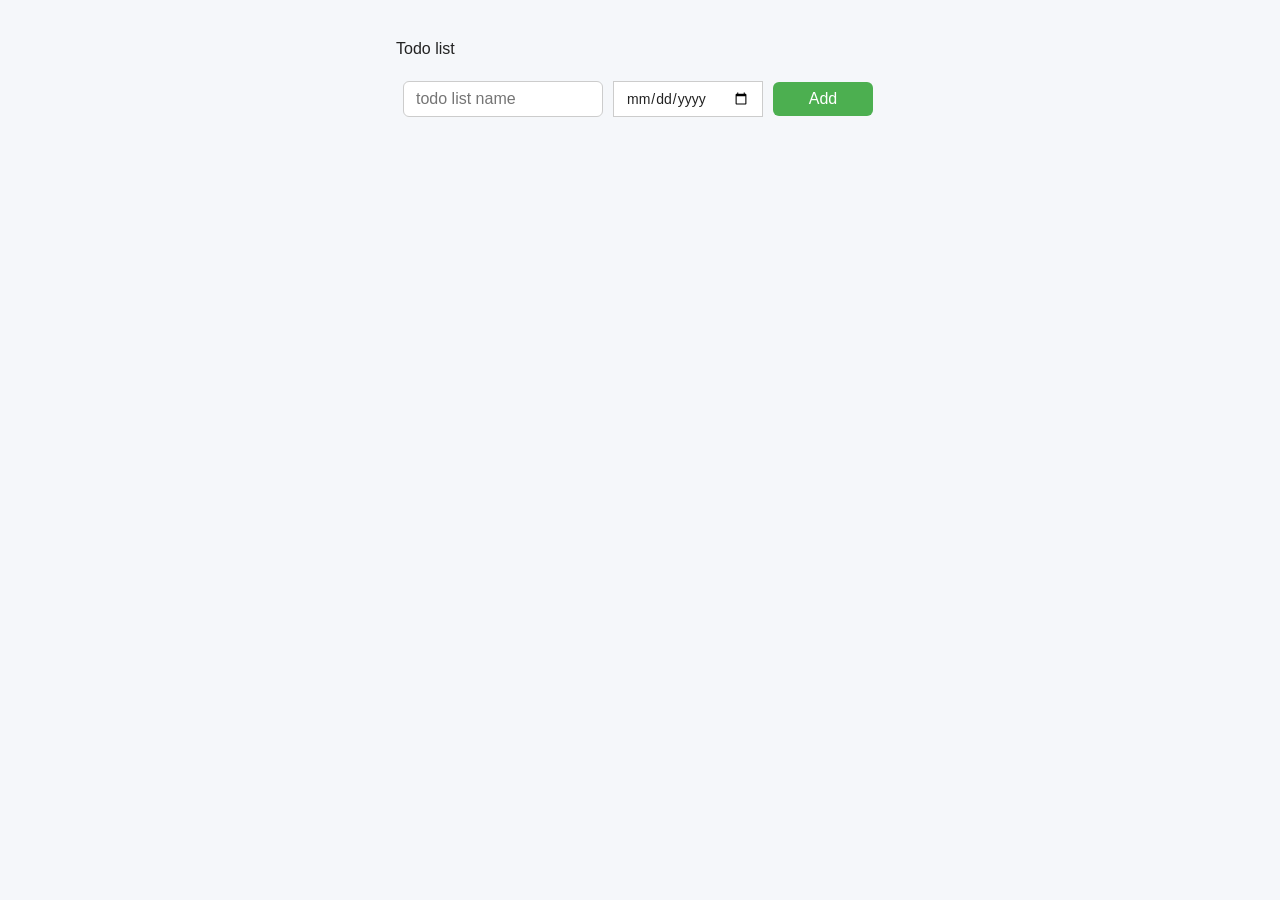
<file: todo-list/index.html>
<!DOCTYPE html>
<html lang="en">
<head>
  <meta charset="UTF-8">
  <meta name="viewport" content="width=device-width, initial-scale=1.0">
  <link rel="stylesheet" href="app.css">
  <title>todo list</title>
</head>
  <body>
    <p>Todo list</p>
    <div class="div-todo-list">
      <input placeholder="todo list name" class="input">
      <input type = "date" class="dueDate">
      <button class="add-button js-add-todo-button"">Add</button>
    </div>
    <div class="display-todo-list"></div>
    
    <script src="script.js"></script>

  </body>
</html>
</file>
<file: counter/app.css>
#counter{
  font-size: 5em;
  text-align: center;
  font-family: Arial, Helvetica, sans-serif;
}
.contaner{
  text-align: center;
}
.button{
  padding: 10px 20px;
  font-size: 2rem;
  border: none;
  color: white; 
  background-color: deepskyblue;
  border-radius: 10px;
}
.button:hover{
  background-color: aquamarine;
}
</file>
<file: dice game/app.css>
* {
  margin: 0;
  padding: 0;
  box-sizing: border-box;
}

body {
  min-height: 100vh;
  display: flex;
  flex-direction: column;
  justify-content: center;
  align-items: center;
  gap: 20px;
  background: linear-gradient(135deg, #1f2937, #111827);
  color: white;
  text-align: center;
  font-family: Impact, Haettenschweiler, 'Arial Narrow Bold', sans-serif;
  padding: 1rem;
}

#roll-btn {
  padding: 12px 28px;
  font-size: 18px;
  font-family: inherit;
  letter-spacing: 1px;
  background-color: #4caf50;
  color: white;
  border: none;
  border-radius: 8px;
  cursor: pointer;
  box-shadow: 0 4px 0 #388e3c;
  transition: transform 0.1s ease, box-shadow 0.1s ease, background-color 0.2s ease;
}

#roll-btn:hover {
  background-color: #45a049;
}

#roll-btn:active {
  transform: translateY(4px);
  box-shadow: 0 0 0 #388e3c;
}

#result {
  font-size: 3rem;
  min-height: 1.2em;
}
</file>
<file: Digital Clock/app.css>
body{
  margin: 0;
  background-image: url(eye.png);
  background-position: center;
  background-repeat: no-repeat;
  background-size: cover;
  background-attachment: fixed;
  margin: 0;
}
#clock-container{
  display: flex;
  justify-content: center;
  align-items: center;
  height: 100vh;
}
#clock{
  font-family: Cambria, Cochin, Georgia, Times, 'Times New Roman', serif;
  font-size: 6.5rem;
  text-align: center;
  font-weight: bold;
  color: white;
  backdrop-filter: blur(5px);
  background-color: hsla(0, 0%, 100%, 0.1);
  width: 100%;
}
</file>
<file: quiz-game/style.css>
Style · CSS
* {
  margin: 0;
  padding: 0;
  box-sizing: border-box;
}
 
body {
  background: #f5efef;
  display: flex;
  justify-content: center;
  align-items: center;
  min-height: 100vh;
  padding: 1rem;
  font-family: sans-serif;
}
 
.container {
  background-color: white;
  border-radius: 1rem;
  box-shadow: 0 10px 30px rgba(0, 0, 0, 0.3);
  width: 100%;
  max-width: 600px;
  overflow: hidden;
  position: relative;
}
 
.screen {
  display: none;
  padding: 2rem;
  text-align: center;
}
 
.screen.active {
  display: block;
}
 
#start-screen h1 {
  color: #e86a33;
  margin-bottom: 20px;
  font-size: 2.5rem;
}
 
.quiz-header {
  margin-bottom: 2rem;
}
 
#question-text {
  color: #333;
  font-size: 1.5rem;
  margin-bottom: 1rem;
  line-height: 1.5;
}
 
.quiz-info {
  display: flex;
  justify-content: space-between;
  color: #666;
  margin-bottom: 10px;
}
 
.answers-container {
  display: flex;
  flex-direction: column;
  gap: 10px;
  margin-bottom: 25px;
}
 
.answer-btn {
  background-color: #f8f0e5;
  color: #333;
  border: 2px solid #eadbc8;
  padding: 10px;
  font-size: 1rem;
  border-radius: 10px;
  cursor: pointer;
  text-align: left;
  transition: all 0.3s ease;
  margin: 0;
}
 
.answer-btn:hover {
  background-color: #eadbc8;
  border-color: #dac0ae;
}
 
.answer-btn.correct {
  background-color: #e6fff0;
  border-color: #a3f0c4;
  color: #2e7d32;
}
 
.answer-btn.incorrect {
  background-color: #ffe6e6;
  border-color: #f0a3a3;
  color: #c62828;
}
 
.progress-bar {
  height: 10px;
  background-color: #e0e0e0;
  border-radius: 5px;
  overflow: hidden;
  margin-top: 20px;
}
 
.progress {
  height: 100%;
  background-color: #e86a33;
  width: 0%;
  transition: width 0.3s ease;
}
 
/* RESULT SCREEN */
#result-screen h1 {
  color: #e86a33;
  margin-bottom: 20px;
  font-size: 2.5rem;
}
 
.result-info {
  font-size: 1.2rem;
  margin-bottom: 20px;
  background-color: #f8f0e5;
  padding: 10px;
}
 
.result-info p {
  color: #333;
  margin-bottom: 1rem;
}
 
#result-message {
  font-size: 1.5rem;
  font-weight: bold;
  color: #e86a33;
}
 
button {
  background-color: #e86a33;
  color: white;
  border: none;
  padding: 10px 20px;
  font-size: 1rem;
  border-radius: 5px;
  cursor: pointer;
  margin-top: 10px;
  margin-bottom: 10px;
  transition: all 0.3s ease;
}
 
button:hover {
  background-color: #d45b28;
}
 
.answer-btn:hover {
  background-color: #eadbc8;
}
 
/* RESPONSIVE DESIGN */
@media (max-width: 500px) {
  .screen {
    padding: 1rem;
  }
 
  #start-screen h1,
  #result-screen h1 {
    font-size: 2rem;
  }
 
  #question-text {
    font-size: 1.2rem;
  }
 
  .answer-btn {
    font-size: 0.9rem;
    padding: 8px;
  }
}
</file>
<file: Rock-Paper-Scissors/app.css>
body{
  background-color: rgb(25, 25, 25);
  color: white;
  font-family: Arial, Helvetica, sans-serif;
}

.title{
  font-size: 30px;
  font-weight: bold;
  }
.move-button{
  font-size: 30px;
  padding: 10px 20px;
  margin: 5px;
  cursor: pointer;
  border-radius: 40px;
  border: none;
  border-color: white;
}

.auto-play-button, .reset-score-button{
  background-color: white;
  border: none;
  font-size: 15px;
  padding: 8px 15px;
  cursor: pointer;
}
</file>
<file: stopwatch/app.css>
body{
  display: flex;
  flex-direction: column;
  align-items: center;
  background-color: cadetblue;
}#h1{
  font-size: 4rem;
  font-family: Arial, Helvetica, sans-serif;
}
#container{
  display: flex;
  flex-direction: column;
  align-items: center;
  border: 5px solid;
  border-radius: 40px;
  padding: 60px;
  background-color: azure;
}
#display{
  font-size: 5rem;
  margin-bottom: 25px;
}
#start, #stop, #reset{
  border: none;
  padding: 20px 40px;
  border-radius: 10px;
  color: white;
  font-family: Arial, Helvetica, sans-serif;
  font-size: 25px;
  font-weight: bold;
  margin-right: 7px;
}
#start{
  background-color:green;
}
#stop{
  background-color: red;
}
#reset{
  background-color: dodgerblue;
}
#start:hover{
  background-color: rgb(0, 151, 0);
}
#stop:hover{
  background-color: rgb(255, 35, 35);
}
#reset:hover{
  background-color: rgb(68, 160, 252);
}
</file>
<file: TaskFlow/style.css>
/* Main landing page styles */
@import url("https://fonts.googleapis.com/css2?family=Inter:wght@300;400;500;600;700;800&display=swap");

/* Reset and base styles */
* {
  margin: 0;
  padding: 0;
  box-sizing: border-box;
  font-family: "Inter", sans-serif;
}

body {
  /* Pink/Purple Gradient Background */
  background: linear-gradient(180deg, #fff0f5 0%, #e0c3fc 40%, #8ec5fc 100%);
  min-height: 100vh;
  color: #1a1a1a;
  overflow-x: hidden;
}

/* Navbar */
.navbar {
  display: flex;
  justify-content: space-between;
  align-items: center;
  padding: 20px 60px;
  position: fixed;
  top: 0;
  width: 100%;
  z-index: 1000;
  background: rgba(255, 255, 255, 0.1); /* Subtle background */
  backdrop-filter: blur(15px); /* Glassmorphism */
  border-bottom: 1px solid rgba(255, 255, 255, 0.2);
}

.logo {
  font-size: 26px;
  font-weight: 700;
  color: #000;
  letter-spacing: -1px;
  display: flex;
  align-items: center;
  gap: 12px;
  text-decoration: none;
}

.logo-text {
  text-decoration: underline;
}

.logo-box {
  width: 42px; /* Balanced Box */
  height: 42px;
  background: #5e2ced;
  border-radius: 10px;
  display: flex;
  align-items: center;
  justify-content: center;
  color: #fff;
  font-weight: 700;
  font-size: 24px;
}

.nav-links {
  display: flex;
  gap: 32px;
  list-style: none;
}

.nav-links li a {
  text-decoration: none;
  font-size: 14px;
  font-weight: 500;
  color: #444;
  transition: color 0.2s;
}

.nav-links li a:hover {
  color: #000;
}

/* Navbar Buttons (Standard Mode) */
.nav-buttons {
  display: flex;
  gap: 12px;
  align-items: center;
}

.btn-signin {
  text-decoration: none;
  color: #555;
  font-size: 14px;
  font-weight: 600;
  padding: 0 24px;
  border: 1px solid #eee;
  border-radius: 8px;
  background: transparent;
  transition: all 0.3s cubic-bezier(0.175, 0.885, 0.32, 1.275);
  height: 48px;
  display: flex;
  align-items: center;
  justify-content: center;
}
.btn-signin:hover {
  border-color: #ddd;
  background: #fdfdfd;
  color: #000;
  transform: translateY(-2px) scale(1.02);
  box-shadow: 0 4px 12px rgba(0, 0, 0, 0.05);
}

.btn-getstarted {
  background: #000;
  color: #fff;
  padding: 0 24px;
  border-radius: 8px;
  font-size: 14px;
  font-weight: 600;
  text-decoration: none;
  transition: all 0.3s cubic-bezier(0.175, 0.885, 0.32, 1.275);
  height: 48px;
  display: flex;
  align-items: center;
  justify-content: center;
  border: 1px solid transparent;
  box-shadow: 0 4px 12px rgba(0, 0, 0, 0.1);
}

.btn-getstarted:hover {
  transform: translateY(-2px) scale(1.02);
  background: #222;
  box-shadow: 0 8px 24px rgba(0, 0, 0, 0.15);
}

.btn-hero {
  height: 56px;
  padding: 0 40px;
  font-size: 16px;
  border-radius: 12px;
  margin-top: 10px;
  background: linear-gradient(135deg, #000 0%, #333 100%);
}

.btn-hero:hover {
  box-shadow: 0 12px 32px rgba(94, 44, 237, 0.2);
}

/* Main hero section with mountain layers */
.hero {
  min-height: 100vh;
  display: flex;
  flex-direction: column;
  justify-content: center;
  align-items: center;
  text-align: center;
  position: relative;
  padding-top: 40px;
  padding-bottom: 10vh;
  overflow: hidden;
}

.hero-content {
  z-index: 5;
  max-width: 800px;
  padding: 0 20px;
  animation: fadeUp 1s ease-out;
}

@keyframes fadeUp {
  from {
    opacity: 0;
    transform: translateY(20px);
  }
  to {
    opacity: 1;
    transform: translateY(0);
  }
}

.trust-badge {
  display: inline-flex;
  align-items: center;
  gap: 8px;
  background: rgba(255, 255, 255, 0.4);
  padding: 6px 14px;
  border-radius: 20px;
  margin-bottom: 24px;
  font-size: 12px;
  color: #555;
  border: 1px solid rgba(255, 255, 255, 0.6);
  backdrop-filter: blur(5px);
}

.hero h1 {
  font-size: 56px;
  line-height: 1.1;
  font-weight: 700;
  letter-spacing: -1.5px;
  margin-bottom: 24px;
  color: #000;
}

.hero h1 span {
  /* Purple Gradient Text */
  background: linear-gradient(90deg, #9d50bb 0%, #6e48aa 100%);
  -webkit-background-clip: text;
  background-clip: text;
  -webkit-text-fill-color: transparent;
}

.hero p {
  font-size: 18px;
  color: #555;
  max-width: 580px;
  margin: 0 auto 40px;
  line-height: 1.6;
}

.btn-hero {
  background: #000;
  color: #fff;
  padding: 16px 36px;
  border-radius: 8px;
  font-size: 16px;
  font-weight: 600;
  border: none;
  cursor: pointer;
  transition: all 0.3s;
  box-shadow: 0 10px 20px rgba(0, 0, 0, 0.1);
}

.btn-hero:hover {
  transform: translateY(-2px);
  box-shadow: 0 15px 30px rgba(0, 0, 0, 0.15);
  background: #222;
}

/* Mountain Layers */
.mountains {
  position: absolute;
  bottom: 0;
  left: 0;
  width: 100%;
  height: 40vh;
  z-index: 1;
  pointer-events: none;
}

.layer {
  position: absolute;
  bottom: 0;
  left: 0;
  width: 100%;
  background-repeat: no-repeat;
  background-size: cover;
}

.layer-1 {
  height: 35vh;
  background: linear-gradient(
    180deg,
    transparent 0%,
    rgba(224, 195, 252, 0.4) 40%,
    rgba(142, 197, 252, 0.4) 100%
  );
  clip-path: ellipse(150% 100% at 50% 100%);
  opacity: 0.6;
}

.layer-2 {
  height: 25vh;
  background: linear-gradient(
    180deg,
    transparent 0%,
    #d4aef7 20%,
    #9cbef5 100%
  );
  clip-path: ellipse(120% 80% at 50% 100%);
  opacity: 0.8;
}

.layer-3 {
  height: 15vh;
  background: linear-gradient(180deg, #c084fc 0%, #6e48aa 100%);
  clip-path: ellipse(100% 60% at 50% 100%);
  opacity: 0.9;
}

/* Social Proof Section (Bottom) */
.social-proof-bottom {
  padding: 80px 20px;
  background: #fff;
  text-align: center;
}

.proof-text {
  font-size: 11px;
  font-weight: 700;
  color: rgba(0, 0, 0, 0.4);
  margin-bottom: 24px;
  letter-spacing: 1.5px;
  text-transform: uppercase;
}

.logo-bar {
  display: flex;
  justify-content: center;
  align-items: center;
  gap: 60px;
  flex-wrap: wrap;
  opacity: 0.4;
  filter: grayscale(100%);
  transition: all 0.3s;
}

.logo-bar:hover {
  opacity: 0.7;
  filter: grayscale(0%);
}

.logo-item {
  font-size: 16px;
  font-weight: 700;
  color: #000;
  letter-spacing: 2px;
  text-transform: uppercase;
  opacity: 0.5;
}

.preview-section {
  position: relative;
  z-index: 5;
  padding: 0 20px;
  /* Pull preview up into the mountain background */
  margin-top: -100px;
  text-align: center;
  margin-bottom: 60px;
}

.preview-container {
  max-width: 1000px;
  margin: 0 auto;
  background: #fff;
  border-radius: 12px;
  overflow: hidden;
  box-shadow: 0 30px 60px rgba(0, 0, 0, 0.15);
  border: 1px solid rgba(255, 255, 255, 0.5);
  /* Height forced to keep aspect ratio of scaled iframe */
  height: 600px;
}

.preview-iframe {
  width: 1538px; /* Wide enough for full dashboard */
  height: 923px; /* Scaled height compensation (600 / 0.65) */
  border: none;
  pointer-events: auto;
  background: white;
  transform: scale(0.65);
  transform-origin: top left;
}

.features {
  padding: 60px 20px;
  background: #fff;
  text-align: center;
}

.section-title {
  font-size: 36px;
  font-weight: 700;
  margin-bottom: 20px;
  color: #111;
}
.section-subtitle {
  max-width: 600px;
  margin: 0 auto 60px;
  color: #666;
  line-height: 1.6;
}

.feature-cards {
  display: grid;
  /* Responsive grid for feature cards */
  grid-template-columns: repeat(auto-fit, minmax(320px, 1fr));
  gap: 40px;
  max-width: 1200px;
  margin: 0 auto;
}

.f-card {
  padding: 40px;
  background: #fff;
  border-radius: 20px;
  text-align: left;
  transition: all 0.4s cubic-bezier(0.165, 0.84, 0.44, 1);
  border: 1px solid #f0f0f0;
  box-shadow: 0 10px 30px rgba(0, 0, 0, 0.03);
  display: flex;
  flex-direction: column;
}

.f-card:hover {
  transform: translateY(-10px);
  box-shadow: 0 30px 60px rgba(0, 0, 0, 0.08);
  border-color: #e0e0e0;
}

.f-icon-box {
  width: 64px;
  height: 64px;
  border-radius: 16px;
  display: flex;
  align-items: center;
  justify-content: center;
  font-size: 28px;
  margin-bottom: 24px;
  transition: transform 0.3s;
}

.f-card:hover .f-icon-box {
  transform: scale(1.1) rotate(-5deg);
}

.f-purple {
  background: #f3ebff;
  color: #9d50bb;
}
.f-teal {
  background: #e6f9f9;
  color: #20c997;
}
.f-blue {
  background: #e7f1ff;
  color: #007bff;
}

.f-card h3 {
  font-size: 22px;
  font-weight: 700;
  color: #1a1a1a;
  margin-bottom: 8px;
}

.f-sub {
  font-size: 14px;
  font-weight: 600;
  color: #6e48aa; /* Brand Color */
  margin-bottom: 16px;
  text-transform: uppercase;
  letter-spacing: 0.5px;
}

.f-card p {
  font-size: 15px;
  color: #666;
  line-height: 1.7;
  margin-bottom: 24px;
  flex-grow: 1;
}

/* Pricing Section (Restored) */
.pricing {
  padding: 70px 20px;
  background: #fcfcfc;
  text-align: center;
}

.price-cards {
  display: flex;
  justify-content: center;
  gap: 30px;
  flex-wrap: wrap;
  margin-top: 40px;
  max-width: 1200px;
  margin-left: auto;
  margin-right: auto;
}

.p-card {
  /* Set fixed width for pricing cards for consistency */
  width: 310px;
  padding: 35px 30px;
  background: #fff;
  border-radius: 20px;
  box-shadow: 0 10px 40px rgba(0, 0, 0, 0.04);
  transition: all 0.4s cubic-bezier(0.165, 0.84, 0.44, 1);
  border: 1px solid #f0f0f0;
  position: relative;
  display: flex;
  flex-direction: column;
  text-align: left;
}

.p-card:hover {
  transform: translateY(-8px);
  box-shadow: 0 30px 60px rgba(0, 0, 0, 0.08);
  border-color: #ddd;
}

.p-card.recommended {
  border: 2px solid #5e2ced;
  transform: scale(1.03);
  box-shadow: 0 15px 45px rgba(94, 44, 237, 0.12);
}

.p-card.recommended:hover {
  transform: scale(1.03) translateY(-8px);
}

.p-badge {
  position: absolute;
  top: -12px;
  left: 50%;
  transform: translateX(-50%);
  background: #5e2ced;
  color: #fff;
  padding: 4px 12px;
  border-radius: 20px;
  font-size: 11px;
  font-weight: 700;
}

.p-icon {
  font-size: 32px;
  margin-bottom: 20px;
}

.p-title {
  font-size: 20px;
  font-weight: 700;
  color: #1a1a1a;
  margin-bottom: 6px;
}

.p-price {
  font-size: 40px;
  font-weight: 800;
  color: #000;
  margin-bottom: 12px;
  display: flex;
  align-items: baseline;
  gap: 6px;
}

.p-price span {
  font-size: 14px;
  color: #666;
  font-weight: 500;
}

.p-desc {
  font-size: 14px;
  color: #666;
  margin-bottom: 24px;
  line-height: 1.5;
}

.p-features {
  list-style: none;
  margin-bottom: 30px;
  flex-grow: 1;
}

.p-features li {
  color: #444;
  margin-bottom: 12px;
  font-size: 14px;
  display: flex;
  align-items: center;
  gap: 10px;
}

.p-features li::before {
  content: "✓";
  color: #5e2ced;
  font-weight: 700;
}

.btn-p {
  display: flex;
  align-items: center;
  justify-content: center;
  height: 46px; /* Slightly Shorter */
  border-radius: 10px;
  font-weight: 700;
  font-size: 14px;
  text-decoration: none;
  transition: all 0.3s;
}

.btn-p-black {
  background: #000;
  color: #fff;
}

.btn-p-black:hover {
  background: #222;
  transform: scale(1.02);
}

.btn-p-white {
  background: #fff;
  color: #000;
  border: 1px solid #ddd;
}

.btn-p-white:hover {
  border-color: #000;
  background: #f9f9f9;
}
/* Mobile Toggle Style */
.mobile-toggle {
  display: none;
  flex-direction: column;
  gap: 5px;
  cursor: pointer;
  z-index: 1001;
}

.mobile-toggle span {
  width: 25px;
  height: 2px;
  background: #000;
  transition: 0.3s;
}

/* About Section Styles */
.about {
  padding: 60px 20px;
  background: transparent;
  text-align: center;
}

.about-content {
  background: #fff;
  padding: 60px;
  border-radius: 32px;
  border: 1px solid #f0f0f0;
  box-shadow: 0 10px 30px rgba(0, 0, 0, 0.02);
  max-width: 1200px;
  margin: 0 auto;
}

.about-grid {
  display: grid;
  grid-template-columns: repeat(auto-fit, minmax(250px, 1fr));
  gap: 40px;
  margin-top: 40px;
}

.about-item h4 {
  font-size: 20px;
  margin-bottom: 15px;
  color: #1a1a1a;
}

.about-item p {
  color: #666;
  line-height: 1.6;
}

/* FAQ Section Styles */
.faq {
  padding: 70px 60px;
  background: #fff;
}

.faq-container {
  background: #fff;
  padding: 40px;
  border-radius: 32px;
  border: 1px solid #f0f0f0;
  box-shadow: 0 10px 30px rgba(0, 0, 0, 0.02);
  max-width: 700px;
  margin: 0 auto;
}

.faq-list {
  margin-top: 30px;
}

.faq-item {
  border-bottom: 1px solid #eee;
  padding: 20px 0;
}

.faq-question {
  display: flex;
  justify-content: space-between;
  align-items: center;
  font-size: 18px;
  font-weight: 600;
  cursor: pointer;
  color: #1a1a1a;
  padding: 10px 0;
}

.faq-answer {
  max-height: 0;
  overflow: hidden;
  transition: 0.3s ease-out;
  color: #666;
  line-height: 1.6;
  margin-top: 0;
}

.faq-item.active .faq-answer {
  max-height: 200px;
  margin-top: 15px;
}

.faq-toggle {
  font-size: 24px;
  color: #5e2ced;
  transition: 0.3s;
}

.faq-item.active .faq-toggle {
  transform: rotate(45deg);
}

/* Contact Section Styles */
.contact {
  padding: 70px 60px;
  background: #fcfcfc;
  text-align: center;
}

.contact-container {
  max-width: 500px;
  margin: 0 auto;
  padding: 40px;
  background: #fff;
  border-radius: 32px;
  border: 1px solid #f0f0f0;
  box-shadow: 0 10px 30px rgba(0, 0, 0, 0.02);
}

.contact-form {
  margin-top: 30px;
  text-align: left;
}

.form-group {
  margin-bottom: 20px;
}

.form-group input,
.form-group textarea {
  width: 100%;
  padding: 15px 20px;
  border: 1px solid #eee;
  border-radius: 8px;
  font-family: inherit;
  font-size: 15px;
  transition: 0.3s;
}

.form-group input:focus,
.form-group textarea:focus {
  outline: none;
  border-color: #5e2ced;
  box-shadow: 0 0 10px rgba(94, 44, 237, 0.1);
}

/* Scroll Reveal Animations */
.reveal {
  opacity: 0;
  transform: translateY(30px);
  transition: all 0.8s ease-out;
}

.reveal.active {
  opacity: 1;
  transform: translateY(0);
}

/* Mobile Responsiveness */
@media (max-width: 992px) {
  .nav-links {
    position: fixed;
    right: -100%;
    top: 70px;
    flex-direction: column;
    background: rgba(255, 255, 255, 0.98);
    backdrop-filter: blur(10px);
    width: 100%;
    height: calc(100vh - 70px);
    text-align: center;
    padding: 50px 0;
    transition: 0.4s;
    list-style: none;
    z-index: 1000;
  }

  .nav-links.active {
    right: 0;
  }

  .nav-links li {
    margin: 20px 0;
  }

  .nav-buttons {
    display: none;
  }

  .mobile-toggle {
    display: flex;
  }

  .hero h1 {
    font-size: 40px;
  }

  .section-title {
    font-size: 28px;
  }

  .footer-top {
    flex-direction: column;
    text-align: center;
  }

  .brand-col p {
    margin: 24px auto;
  }

  .footer-links-box {
    padding: 30px;
    border-radius: 20px;
  }

  .about-content,
  .faq-container {
    padding: 30px;
    border-radius: 24px;
  }
}

/* CTA Section */
.cta-section {
  padding: 60px 20px;
  background: #fff;
  text-align: center;
}

.cta-box {
  background: linear-gradient(135deg, #9d50bb 0%, #6e48aa 100%);
  padding: 80px 40px;
  border-radius: 32px;
  color: #fff;
  max-width: 1000px;
  margin: 0 auto;
  box-shadow: 0 20px 50px rgba(157, 80, 187, 0.25);
}

.cta-box h2 {
  font-size: 32px;
  font-weight: 700;
  margin-bottom: 16px;
}

.cta-box p {
  font-size: 18px;
  opacity: 0.9;
  margin-bottom: 32px;
  max-width: 600px;
  margin-left: auto;
  margin-right: auto;
}

.cta-box .btn-getstarted {
  background: #fff;
  color: #5e2ced;
  margin: 0 auto;
}

.cta-box .btn-getstarted:hover {
  background: #f0f0f0;
  transform: translateY(-2px);
}

/* Footer Section */
/* Footer (SaasLand Style) */
.footer {
  padding: 70px 60px 0;
  background: #fcfcfc;
  position: relative;
  overflow: hidden;
}

.footer-top {
  max-width: 1200px;
  margin: 0 auto 60px;
}

.footer-links-box {
  background: #fff;
  padding: 60px;
  border-radius: 32px;
  border: 1px solid #f0f0f0;
  box-shadow: 0 10px 30px rgba(0, 0, 0, 0.02);
  display: flex;
  justify-content: space-between;
  gap: 40px;
  flex-wrap: wrap;
}

.footer-col {
  flex: 1;
  min-width: 150px;
}

.brand-col {
  flex: 1.5;
  min-width: 250px;
}

.brand-col p {
  color: #666;
  line-height: 1.8;
  margin-top: 24px;
  font-size: 15px;
  max-width: 320px;
}

.footer-col h4 {
  font-size: 18px;
  font-weight: 700;
  color: #1a1a1a;
  margin-bottom: 30px;
}

.footer-col ul {
  list-style: none;
}

.footer-col ul li {
  margin-bottom: 12px;
}

.footer-col ul li a {
  text-decoration: none;
  color: #777;
  font-size: 14px;
  transition: color 0.2s;
}

.footer-col ul li a:hover {
  color: #5e2ced;
}

/* Cityscape (High-Detail Static) */
.footer-cityscape {
  position: relative;
  height: 200px;
  width: 100%;
  border-bottom: 2px solid #eee;
  background: url('data:image/svg+xml;utf8,<svg xmlns="http://www.w3.org/2000/svg" viewBox="0 0 1000 100" preserveAspectRatio="none"><rect x="0" y="70" width="40" height="30" fill="%23f0f0f0"/><rect x="10" y="75" width="5" height="5" fill="%23fff"/><rect x="25" y="75" width="5" height="5" fill="%23fff"/><rect x="50" y="40" width="60" height="60" fill="%23f5f5f5"/><rect x="60" y="50" width="10" height="10" fill="%23fff"/><rect x="80" y="50" width="10" height="10" fill="%23fff"/><rect x="120" y="80" width="30" height="20" fill="%23eeeeee"/><rect x="160" y="60" width="40" height="40" fill="%23f0f0f0"/><rect x="220" y="30" width="70" height="70" fill="%23f9f9f9"/><rect x="235" y="45" width="10" height="10" fill="%23fff"/><rect x="265" y="45" width="10" height="10" fill="%23fff"/><rect x="310" y="75" width="40" height="25" fill="%23f0f0f0"/><rect x="370" y="50" width="50" height="50" fill="%23eeeeee"/><rect x="440" y="85" width="30" height="15" fill="%23f5f5f5"/><rect x="480" y="20" width="80" height="80" fill="%23f0f0f0"/><rect x="500" y="35" width="10" height="15" fill="%23fff"/><rect x="530" y="35" width="10" height="15" fill="%23fff"/><rect x="580" y="65" width="40" height="35" fill="%23f5f5f5"/><rect x="640" y="40" width="60" height="60" fill="%23eeeeee"/><rect x="655" y="55" width="10" height="10" fill="%23fff"/><rect x="675" y="55" width="10" height="10" fill="%23fff"/><rect x="720" y="70" width="50" height="30" fill="%23f0f0f0"/><rect x="790" y="55" width="40" height="45" fill="%23f5f5f5"/><rect x="850" y="30" width="70" height="70" fill="%23f9f9f9"/><rect x="865" y="45" width="10" height="10" fill="%23fff"/><rect x="895" y="45" width="10" height="10" fill="%23fff"/><rect x="940" y="75" width="60" height="25" fill="%23eeeeee"/></svg>')
    bottom repeat-x;
  background-size: 1000px 100px;
  opacity: 0.8;
}

.footer-bottom {
  padding: 30px 60px;
  display: flex;
  justify-content: space-between;
  align-items: center;
  background: #fff;
  font-size: 14px;
  color: #888;
  border-top: 1px solid #f0f0f0;
}

.social-links {
  display: flex;
  gap: 20px;
}

.social-links a {
  color: #888;
  transition: all 0.2s;
}

.social-links a:hover {
  color: #5e2ced;
  transform: translateY(-2px);
}

.social-links svg {
  width: 20px;
  height: 20px;
}

@media (max-width: 768px) {
  .footer {
    padding: 60px 30px 0;
  }
  .footer-bottom {
    padding: 20px 30px;
    flex-direction: column;
    gap: 10px;
    text-align: center;
  }
}
</file>
<file: Temperature converter website/style.css>
/* ===== Reset & Base ===== */
*,
*::before,
*::after {
  box-sizing: border-box;
  margin: 0;
  padding: 0;
}

:root {
  --bg: #0f0e17;
  --surface: rgba(255, 255, 255, 0.05);
  --surface-hover: rgba(255, 255, 255, 0.09);
  --border: rgba(255, 255, 255, 0.1);
  --text-primary: #fffffe;
  --text-secondary: #a7a9be;
  --accent: #4f8ef7;
  --accent-glow: rgba(79, 142, 247, 0.45);
  --celsius: #f97316;
  --fahrenheit: #4f8ef7;
  --kelvin: #a855f7;
  --error: #f87171;
  --radius: 20px;
  --transition: 0.25s cubic-bezier(0.4, 0, 0.2, 1);
}

body {
  font-family: "Inter", system-ui, sans-serif;
  background-color: var(--bg);
  color: var(--text-primary);
  min-height: 100vh;
  display: flex;
  align-items: center;
  justify-content: center;
  overflow: hidden;
  position: relative;
}

/* ===== Animated Background Blobs ===== */
.bg-blob {
  position: fixed;
  border-radius: 50%;
  filter: blur(100px);
  opacity: 0.25;
  pointer-events: none;
  animation: float 12s ease-in-out infinite alternate;
}

.blob-1 {
  width: 500px;
  height: 500px;
  background: radial-gradient(circle, #4f8ef7, transparent 70%);
  top: -150px;
  left: -100px;
  animation-duration: 14s;
}

.blob-2 {
  width: 420px;
  height: 420px;
  background: radial-gradient(circle, #a855f7, transparent 70%);
  bottom: -100px;
  right: -80px;
  animation-duration: 10s;
  animation-delay: -4s;
}

.blob-3 {
  width: 300px;
  height: 300px;
  background: radial-gradient(circle, #f97316, transparent 70%);
  bottom: 30%;
  left: 30%;
  animation-duration: 18s;
  animation-delay: -7s;
}

@keyframes float {
  from {
    transform: translate(0, 0) scale(1);
  }
  to {
    transform: translate(40px, 30px) scale(1.08);
  }
}

/* ===== Container ===== */
.container {
  position: relative;
  z-index: 1;
  width: 100%;
  max-width: 560px;
  padding: 20px;
}

/* ===== Card ===== */
.card {
  background: rgba(255, 255, 255, 0.04);
  border: 1px solid var(--border);
  border-radius: var(--radius);
  padding: 36px 32px 32px;
  backdrop-filter: blur(24px);
  -webkit-backdrop-filter: blur(24px);
  box-shadow:
    0 0 0 1px rgba(255, 255, 255, 0.05) inset,
    0 40px 100px rgba(0, 0, 0, 0.5);
  animation: cardIn 0.5s ease both;
}

@keyframes cardIn {
  from {
    opacity: 0;
    transform: translateY(24px);
  }
  to {
    opacity: 1;
    transform: translateY(0);
  }
}

/* ===== Card Header ===== */
.card-header {
  display: flex;
  align-items: center;
  gap: 16px;
  margin-bottom: 32px;
}

.icon-wrap {
  width: 52px;
  height: 52px;
  border-radius: 14px;
  background: linear-gradient(135deg, #4f8ef7 0%, #a855f7 100%);
  display: flex;
  align-items: center;
  justify-content: center;
  flex-shrink: 0;
  box-shadow: 0 8px 24px rgba(79, 142, 247, 0.4);
}

.icon-wrap svg {
  width: 26px;
  height: 26px;
  color: #fff;
}

.card-title {
  font-size: 1.5rem;
  font-weight: 700;
  letter-spacing: -0.3px;
  line-height: 1.2;
}

.card-subtitle {
  font-size: 0.82rem;
  color: var(--text-secondary);
  margin-top: 3px;
}

/* ===== Input Row ===== */
.input-row {
  display: grid;
  grid-template-columns: 1fr 1fr;
  gap: 16px;
  margin-bottom: 24px;
}

/* ===== Field ===== */
.field {
  display: flex;
  flex-direction: column;
  gap: 8px;
  position: relative;
}

.label {
  font-size: 0.75rem;
  font-weight: 600;
  letter-spacing: 0.08em;
  text-transform: uppercase;
  color: var(--text-secondary);
}

.input {
  background: var(--surface);
  border: 1.5px solid var(--border);
  border-radius: 14px;
  padding: 14px 16px;
  font-family: inherit;
  font-size: 1.1rem;
  font-weight: 600;
  line-height: 1.5;
  color: var(--text-primary);
  outline: none;
  transition:
    border-color var(--transition),
    box-shadow var(--transition),
    background var(--transition);
  -moz-appearance: textfield;
  appearance: textfield;
  width: 100%;
}

.input::-webkit-inner-spin-button,
.input::-webkit-outer-spin-button {
  -webkit-appearance: none;
}

.input::placeholder {
  color: rgba(255, 255, 255, 0.2);
}

.input:focus {
  border-color: var(--accent);
  background: var(--surface-hover);
  box-shadow: 0 0 0 3px var(--accent-glow);
}

.input.error {
  border-color: var(--error);
  box-shadow: 0 0 0 3px rgba(248, 113, 113, 0.3);
}

.error-msg {
  font-size: 0.74rem;
  color: var(--error);
  display: none;
  margin-top: -2px;
}

.error-msg.visible {
  display: block;
}

/* ===== Custom Dropdown ===== */
.custom-select {
  position: relative;
  user-select: none;
  -webkit-user-select: none;
}

/* Trigger box */
.cs-trigger {
  display: flex;
  align-items: center;
  gap: 10px;
  padding: 14px 16px;
  background: linear-gradient(
    160deg,
    rgba(255, 255, 255, 0.07) 0%,
    rgba(255, 255, 255, 0.03) 100%
  );
  border: 1.5px solid var(--border);
  border-radius: 14px;
  cursor: pointer;
  backdrop-filter: blur(10px);
  -webkit-backdrop-filter: blur(10px);
  box-shadow:
    0 2px 12px rgba(0, 0, 0, 0.25),
    0 1px 0 rgba(255, 255, 255, 0.06) inset;
  transition:
    border-color var(--transition),
    box-shadow var(--transition),
    background var(--transition);
  font-size: 1.1rem;
  line-height: 1.5;
}

.cs-trigger:hover,
.custom-select.open .cs-trigger {
  border-color: rgba(79, 142, 247, 0.55);
  background: linear-gradient(
    160deg,
    rgba(79, 142, 247, 0.09) 0%,
    rgba(168, 85, 247, 0.05) 100%
  );
  box-shadow:
    0 0 0 3px rgba(79, 142, 247, 0.18),
    0 4px 20px rgba(79, 142, 247, 0.15),
    0 1px 0 rgba(255, 255, 255, 0.08) inset;
}

/* Colored unit indicator dot */
.cs-dot {
  width: 10px;
  height: 10px;
  border-radius: 50%;
  flex-shrink: 0;
  transition:
    background var(--transition),
    box-shadow var(--transition);
}

.cs-dot.dot-celsius {
  background: #f97316;
  box-shadow: 0 0 8px rgba(249, 115, 22, 0.6);
}
.cs-dot.dot-fahrenheit {
  background: #4f8ef7;
  box-shadow: 0 0 8px rgba(79, 142, 247, 0.6);
}
.cs-dot.dot-kelvin {
  background: #a855f7;
  box-shadow: 0 0 8px rgba(168, 85, 247, 0.6);
}

/* Selected text */
.cs-value {
  flex: 1;
  font-size: inherit;
  font-weight: 600;
  color: var(--text-primary);
  letter-spacing: 0.01em;
}

/* Chevron */
.cs-chevron {
  width: 17px;
  height: 17px;
  color: rgba(255, 255, 255, 0.4);
  flex-shrink: 0;
  transition:
    color var(--transition),
    transform var(--transition);
}

.custom-select.open .cs-chevron {
  color: var(--accent);
  transform: rotate(180deg);
}

/* Options list */
.cs-options {
  position: absolute;
  top: calc(100% + 8px);
  left: 0;
  right: 0;
  list-style: none;
  background: rgba(18, 17, 32, 0.92);
  border: 1.5px solid rgba(79, 142, 247, 0.3);
  border-radius: 14px;
  overflow: hidden;
  backdrop-filter: blur(20px);
  -webkit-backdrop-filter: blur(20px);
  box-shadow:
    0 16px 48px rgba(0, 0, 0, 0.5),
    0 1px 0 rgba(255, 255, 255, 0.06) inset;
  z-index: 100;
  /* Collapsed state */
  opacity: 0;
  transform: translateY(-8px) scaleY(0.95);
  transform-origin: top;
  pointer-events: none;
  transition:
    opacity 0.22s ease,
    transform 0.22s ease;
}

.custom-select.open .cs-options {
  opacity: 1;
  transform: translateY(0) scaleY(1);
  pointer-events: auto;
}

/* Individual option */
.cs-option {
  display: flex;
  align-items: center;
  gap: 12px;
  padding: 13px 16px;
  cursor: pointer;
  font-size: 0.95rem;
  font-weight: 500;
  color: var(--text-secondary);
  transition:
    background var(--transition),
    color var(--transition);
  border-bottom: 1px solid rgba(255, 255, 255, 0.05);
}

.cs-option:last-child {
  border-bottom: none;
}

.cs-option:hover {
  background: rgba(255, 255, 255, 0.06);
  color: var(--text-primary);
}

.cs-option--active {
  color: var(--text-primary);
  background: rgba(79, 142, 247, 0.1);
}

/* Option colored dot */
.cs-opt-dot {
  width: 8px;
  height: 8px;
  border-radius: 50%;
  flex-shrink: 0;
}

.opt-celsius {
  background: #f97316;
  box-shadow: 0 0 6px rgba(249, 115, 22, 0.5);
}
.opt-fahrenheit {
  background: #4f8ef7;
  box-shadow: 0 0 6px rgba(79, 142, 247, 0.5);
}
.opt-kelvin {
  background: #a855f7;
  box-shadow: 0 0 6px rgba(168, 85, 247, 0.5);
}

/* Unit badge on right */
.cs-opt-unit {
  margin-left: auto;
  font-size: 0.75rem;
  font-weight: 700;
  opacity: 0.5;
  letter-spacing: 0.04em;
}

/* ===== Convert Button ===== */
.btn-convert {
  width: 100%;
  display: flex;
  align-items: center;
  justify-content: center;
  gap: 10px;
  padding: 16px;
  border: none;
  border-radius: 14px;
  background: linear-gradient(135deg, #4f8ef7 0%, #6c63ff 100%);
  color: #fff;
  font-family: inherit;
  font-size: 1.05rem;
  font-weight: 700;
  letter-spacing: 0.02em;
  cursor: pointer;
  position: relative;
  overflow: hidden;
  transition:
    transform var(--transition),
    box-shadow var(--transition),
    filter var(--transition);
  box-shadow: 0 8px 32px rgba(79, 142, 247, 0.4);
}

.btn-convert::before {
  content: "";
  position: absolute;
  inset: 0;
  background: rgba(255, 255, 255, 0.12);
  opacity: 0;
  transition: opacity var(--transition);
}

.btn-convert:hover::before {
  opacity: 1;
}
.btn-convert:hover {
  transform: translateY(-2px);
  box-shadow: 0 14px 40px rgba(79, 142, 247, 0.5);
}
.btn-convert:active {
  transform: translateY(0);
  filter: brightness(0.92);
}

.btn-icon {
  width: 18px;
  height: 18px;
  flex-shrink: 0;
}

/* ===== Results ===== */
.results {
  margin-top: 28px;
  opacity: 0;
  transform: translateY(12px);
  transition:
    opacity 0.4s ease,
    transform 0.4s ease;
  pointer-events: none;
}

.results.visible {
  opacity: 1;
  transform: translateY(0);
  pointer-events: auto;
}

.results-label {
  font-size: 0.75rem;
  font-weight: 600;
  letter-spacing: 0.08em;
  text-transform: uppercase;
  color: var(--text-secondary);
  margin-bottom: 14px;
}

.results-grid {
  display: grid;
  grid-template-columns: repeat(auto-fit, minmax(130px, 1fr));
  gap: 12px;
}

/* Individual result card */
.result-card {
  background: var(--surface);
  border: 1px solid var(--border);
  border-radius: 16px;
  padding: 16px 14px;
  display: flex;
  flex-direction: column;
  align-items: center;
  gap: 6px;
  text-align: center;
  transition:
    transform var(--transition),
    box-shadow var(--transition),
    border-color var(--transition);
}

.result-card:hover {
  transform: translateY(-3px);
  box-shadow: 0 12px 32px rgba(0, 0, 0, 0.3);
}

.result-card.highlight {
  border-color: rgba(255, 255, 255, 0.22);
  background: rgba(255, 255, 255, 0.08);
}

/* Unit tags */
.result-unit-tag {
  font-size: 0.7rem;
  font-weight: 700;
  letter-spacing: 0.06em;
  padding: 3px 10px;
  border-radius: 100px;
  text-transform: uppercase;
}

.celsius-tag {
  background: rgba(249, 115, 22, 0.18);
  color: #fb923c;
}
.fahrenheit-tag {
  background: rgba(79, 142, 247, 0.18);
  color: #60a5fa;
}
.kelvin-tag {
  background: rgba(168, 85, 247, 0.18);
  color: #c084fc;
}

.result-value {
  font-size: 1.5rem;
  font-weight: 700;
  letter-spacing: -0.5px;
  line-height: 1;
}

.result-unit-name {
  font-size: 0.72rem;
  color: var(--text-secondary);
  font-weight: 500;
}

/* ===== Pulse animation on new result ===== */
@keyframes pulse-pop {
  0% {
    transform: scale(1);
  }
  40% {
    transform: scale(1.06);
  }
  100% {
    transform: scale(1);
  }
}

.result-value.pop {
  animation: pulse-pop 0.35s ease forwards;
}

/* ===== Responsive ===== */
@media (max-width: 480px) {
  .card {
    padding: 28px 20px 24px;
  }
  .card-title {
    font-size: 1.25rem;
  }
  .input-row {
    grid-template-columns: 1fr;
  }
  .results-grid {
    grid-template-columns: 1fr;
  }
}
</file>
<file: todo-list/app.css>
:root {
  --bg: #f5f7fa;
  --surface: #ffffff;
  --text: #222;
  --muted: #666;
  --border: #ccc;
  --accent: #4caf50;
  --accent-hover: #43a047;
  --danger: #e53935;
  --danger-hover: #c62828;
  --radius: 6px;
}


* {
  box-sizing: border-box;
}

body {
  font-family: Arial, Helvetica, sans-serif;
  background-color: var(--bg);
  color: var(--text);
  max-width: 520px;
  margin: 40px auto;
  padding: 0 16px;
}

.div-todo-list,
.display-todo-list {
  display: grid;
  grid-template-columns: 200px 150px 100px;
  padding: 7px;
}

.div-todo-list {
  column-gap: 10px;
  align-items: center;
  margin-bottom: 10px;
}

.display-todo-list {
  row-gap: 10px;
  column-gap: 10px;
  align-items: center;
}

.input,
.add-button,
.delete-button {
  padding: 8px 12px;
  font-size: 16px;
  border-radius: var(--radius);
  transition: background-color 0.2s, transform 0.1s, box-shadow 0.2s;
}

.input,
input[type="date"] {
  background-color: var(--surface);
  color: var(--text);
  border: 1px solid var(--border);
  font-family: inherit;
}

input[type="date"] {
  padding: 8px 12px;
  font-size: 14px;
}

.input:focus,
input[type="date"]:focus {
  outline: none;
  border-color: var(--accent);
  box-shadow: 0 0 0 3px rgba(76, 175, 80, 0.25);
}

.add-button,
.delete-button {
  color: white;
  border: none;
  cursor: pointer;
}

.add-button {
  background-color: var(--accent);
}

.add-button:hover {
  background-color: var(--accent-hover);
}

.delete-button {
  background-color: var(--danger);
}

.delete-button:hover {
  background-color: var(--danger-hover);
}

.add-button:active,
.delete-button:active {
  transform: scale(0.96);
}

@media (max-width: 520px) {
  .div-todo-list,
  .display-todo-list {
    grid-template-columns: 1fr;
    row-gap: 8px;
  }
}
</file>
